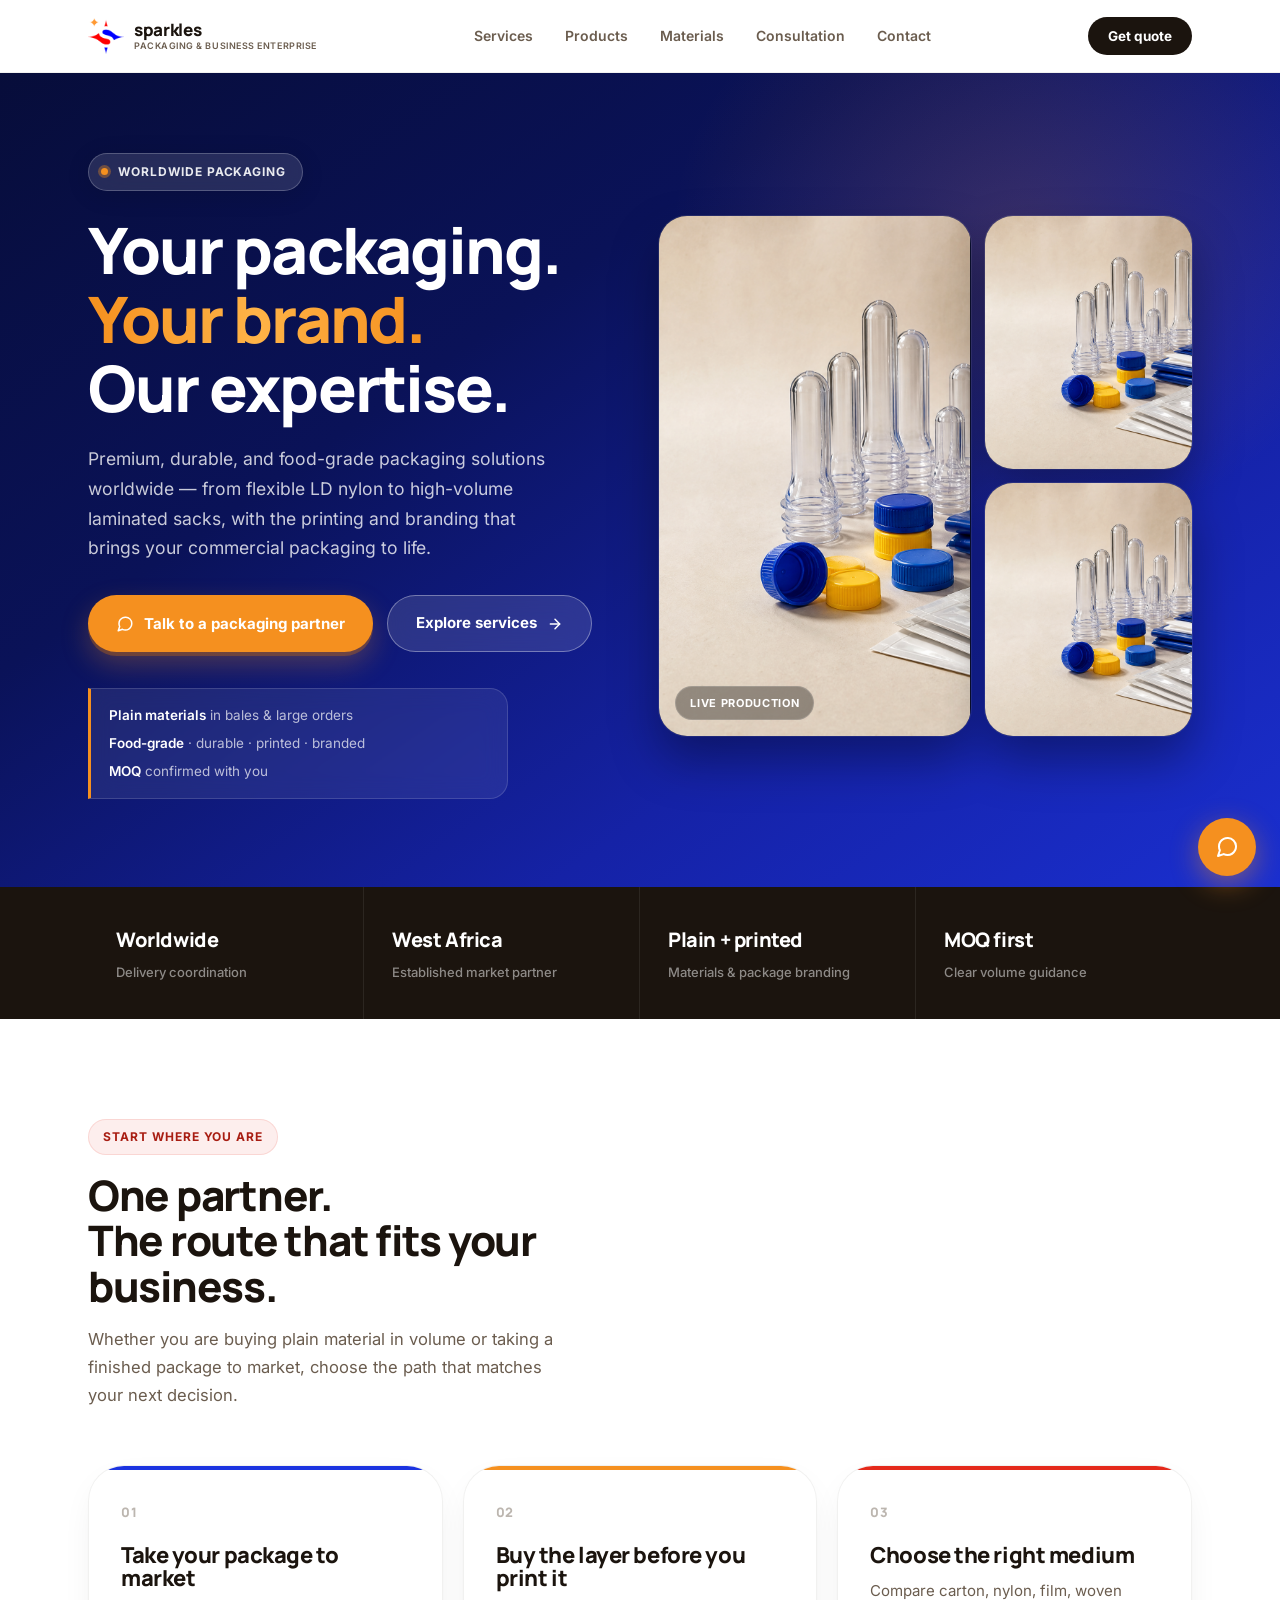
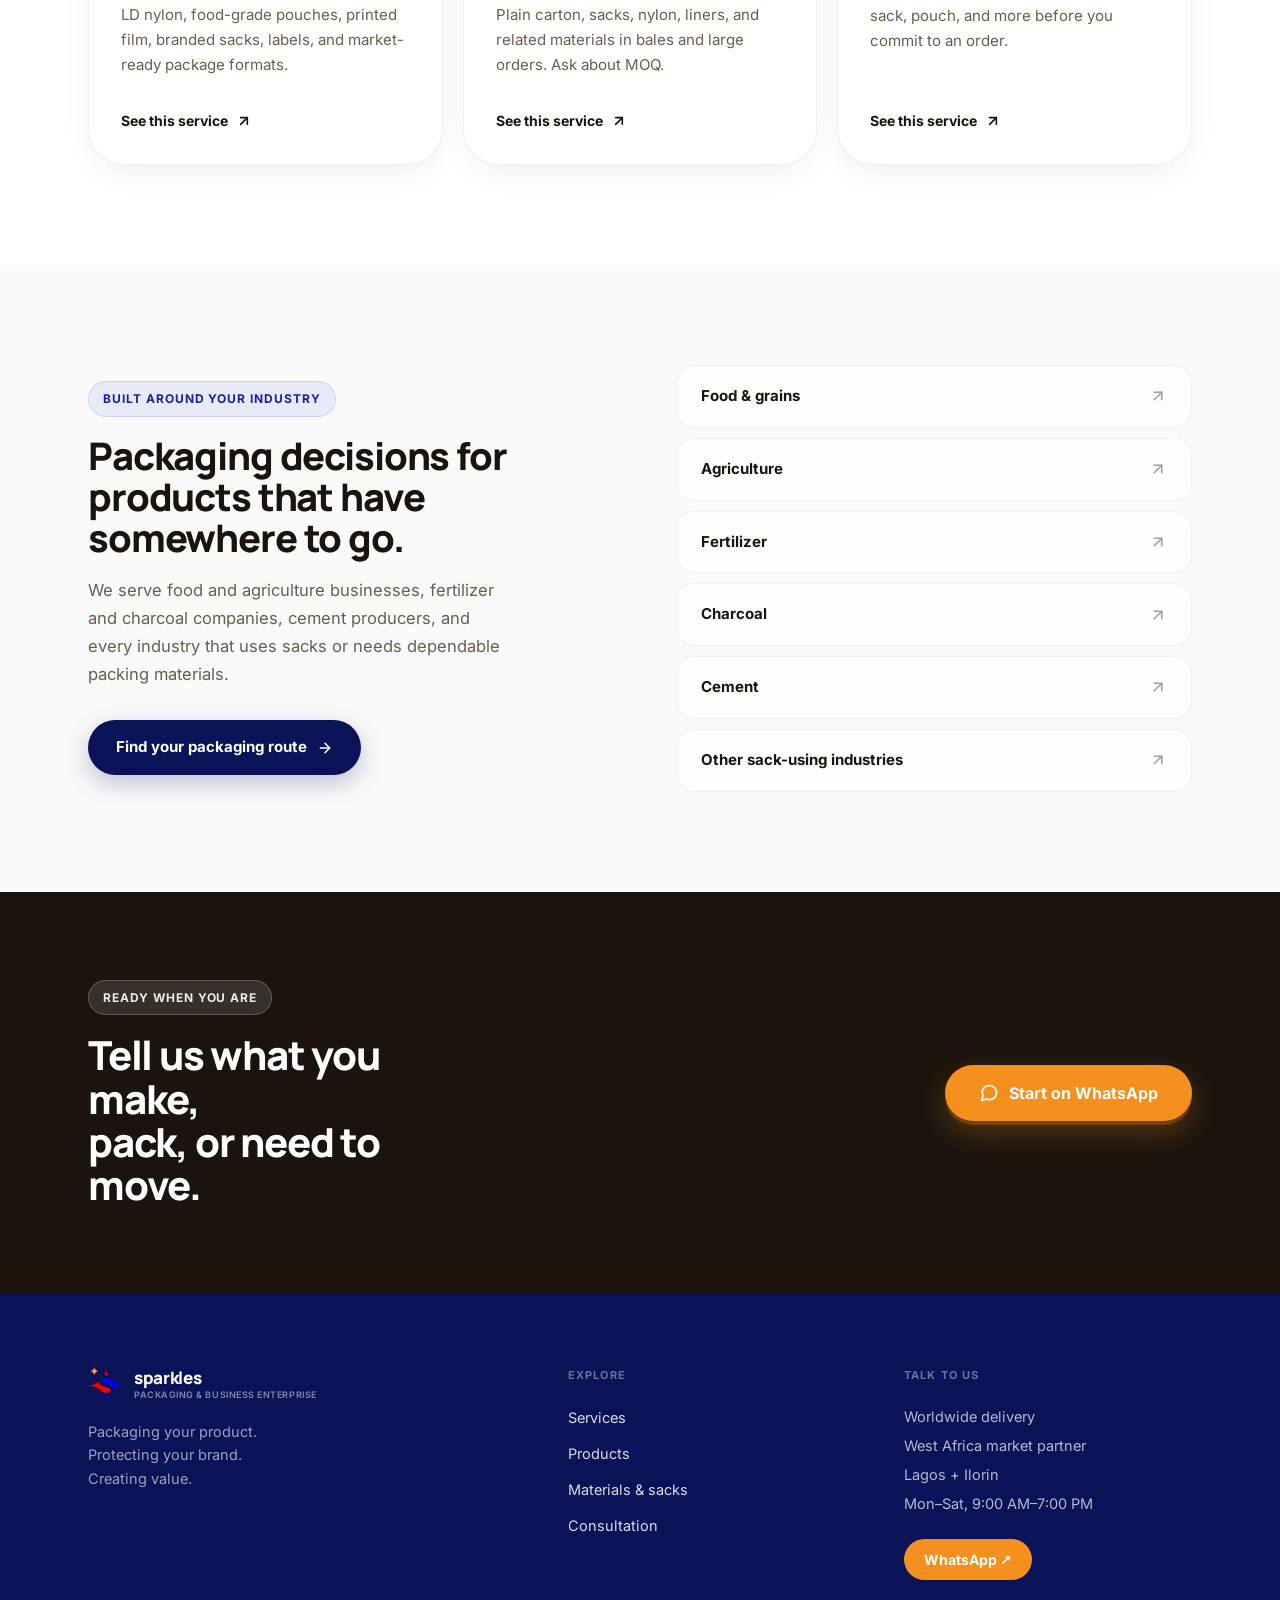
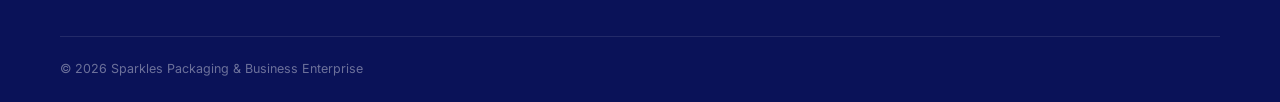
<file: index.html>
<!doctype html>
<html lang="en">
<head>
  <meta charset="UTF-8">
  <meta name="viewport" content="width=device-width, initial-scale=1.0">
  <meta name="theme-color" content="#0C1668">
  <meta name="description" content="Sparkles Packaging & Business Enterprise delivers premium, durable, and food-grade packaging solutions worldwide, from flexible LD nylon and pouches to heavy-duty laminated sacks, printing, and branding.">
  <link rel="icon" href="favicon.ico" sizes="any">
  <link rel="icon" type="image/png" sizes="16x16" href="favicon-16.png">
  <link rel="icon" type="image/png" sizes="32x32" href="favicon-32.png">
  <link rel="icon" type="image/png" sizes="192x192" href="favicon-192.png">
  <link rel="apple-touch-icon" sizes="180x180" href="apple-touch-icon.png">
  <link rel="stylesheet" href="assets/styles.css">
  <title>Sparkles Packaging — Your Packaging. Your Brand. Our Expertise.</title>
</head>
<body>
  <header class="site-header">
    <div class="container nav-inner">
      <a class="brand-lockup" href="index.html">
        <span class="brand-mark-wrap"><img src="assets/img/mark.png" alt="" class="brand-mark"></span>
        <span class="brand-type">
          <span class="brand-name">sparkles</span>
          <span class="brand-descriptor">Packaging &amp; Business Enterprise</span>
        </span>
      </a>

      <nav class="main-nav" aria-label="Primary navigation">
        <a class="nav-link" href="services.html">Services</a>
        <a class="nav-link" href="products.html">Products</a>
        <a class="nav-link" href="materials.html">Materials</a>
        <a class="nav-link" href="consultation.html">Consultation</a>
        <a class="nav-link" href="contact.html">Contact</a>
        <button class="nav-cta mobile-only" data-whatsapp="Hello Sparkles, I would like to start a packaging brief.">
          Start a brief
          <svg width="14" height="14" viewBox="0 0 24 24" fill="none" stroke="currentColor" stroke-width="2.5" stroke-linecap="round" stroke-linejoin="round"><line x1="7" y1="17" x2="17" y2="7"/><polyline points="7 7 17 7 17 17"/></svg>
        </button>
      </nav>

      <button class="nav-cta desktop-only" data-whatsapp="Hello Sparkles, I would like to start a packaging brief.">
        Start a packaging brief
        <svg width="14" height="14" viewBox="0 0 24 24" fill="none" stroke="currentColor" stroke-width="2.5" stroke-linecap="round" stroke-linejoin="round"><line x1="7" y1="17" x2="17" y2="7"/><polyline points="7 7 17 7 17 17"/></svg>
      </button>

      <button class="menu-toggle" aria-label="Open navigation" aria-expanded="false">
        <svg width="22" height="22" viewBox="0 0 24 24" fill="none" stroke="currentColor" stroke-width="2.2" stroke-linecap="round">
          <line x1="4" y1="7" x2="20" y2="7"/><line x1="4" y1="12" x2="20" y2="12"/><line x1="4" y1="17" x2="20" y2="17"/>
        </svg>
      </button>
    </div>
  </header>

  <main>
    <section class="hero">
      <div class="hero-glow"></div>
      <div class="container hero-grid">
        <div class="hero-content">
          <div class="eyebrow"><span class="eyebrow-dot"></span> Packaging partnership · Worldwide delivery</div>
          <h1>Your packaging.<br><span class="text-gradient">Your brand.</span><br>Our expertise.</h1>
          <p class="hero-lede">Premium, durable, and food-grade packaging solutions worldwide — from flexible LD nylon to high-volume laminated sacks, with the printing and branding that brings your commercial packaging to life.</p>
          <div class="hero-actions">
            <button class="btn btn-primary" data-whatsapp="Hello Sparkles, I would like to speak with a packaging partner about my product.">
              <svg width="18" height="18" viewBox="0 0 24 24" fill="none" stroke="currentColor" stroke-width="2" stroke-linecap="round" stroke-linejoin="round"><path d="M21 11.5a8.38 8.38 0 0 1-.9 3.8 8.5 8.5 0 0 1-7.6 4.7 8.38 8.38 0 0 1-3.8-.9L3 21l1.9-5.7a8.38 8.38 0 0 1-.9-3.8 8.5 8.5 0 0 1 4.7-7.6 8.38 8.38 0 0 1 3.8-.9h.5a8.48 8.48 0 0 1 8 8v.5z"/></svg>
              Talk to a packaging partner
            </button>
            <a class="btn btn-ghost" href="services.html">
              Explore services
              <svg width="16" height="16" viewBox="0 0 24 24" fill="none" stroke="currentColor" stroke-width="2.2" stroke-linecap="round" stroke-linejoin="round"><line x1="5" y1="12" x2="19" y2="12"/><polyline points="12 5 19 12 12 19"/></svg>
            </a>
          </div>
          <div class="hero-proof">
            <div class="proof-item"><strong>Plain materials</strong> in bales &amp; large orders</div>
            <div class="proof-item"><strong>Food-grade</strong> · durable · printed · branded</div>
            <div class="proof-item"><strong>MOQ</strong> confirmed with you</div>
          </div>
        </div>

        <div class="hero-visual">
          <div class="video-stage">
            <figure class="video-main">
              <video autoplay muted loop playsinline preload="metadata" poster="assets/img/hero-still-life.jpg" aria-label="Flexible film printing">
                <source src="assets/video/printing-line-01.mp4" type="video/mp4">
              </video>
              <div class="video-label">Live production</div>
            </figure>
            <div class="video-stack">
              <figure class="video-secondary">
                <video autoplay muted loop playsinline preload="metadata" poster="assets/img/hero-still-life.jpg" aria-label="Printed package production">
                  <source src="assets/video/printing-line-02.mp4" type="video/mp4">
                </video>
              </figure>
              <figure class="video-secondary">
                <video autoplay muted loop playsinline preload="metadata" poster="assets/img/hero-still-life.jpg" aria-label="Industrial sack production">
                  <source src="assets/video/industrial-sacks.mp4" type="video/mp4">
                </video>
              </figure>
            </div>
          </div>
        </div>
      </div>
    </section>

    <section class="metrics">
      <div class="container metrics-grid">
        <div class="metric"><span class="metric-value">Worldwide</span><span class="metric-label">Delivery coordination</span></div>
        <div class="metric"><span class="metric-value">West Africa</span><span class="metric-label">Established market partner</span></div>
        <div class="metric"><span class="metric-value">Plain + printed</span><span class="metric-label">Materials &amp; package branding</span></div>
        <div class="metric"><span class="metric-value">MOQ first</span><span class="metric-label">Clear volume guidance</span></div>
      </div>
    </section>

    <section class="section pathways">
      <div class="container">
        <div class="section-intro">
          <span class="section-tag">Start where you are</span>
          <h2>One partner.<br>The route that fits your business.</h2>
          <p>Whether you are buying plain material in volume or taking a finished package to market, choose the path that matches your next decision.</p>
        </div>

        <div class="route-grid">
          <a class="route-card" href="services.html">
            <div class="route-number">01</div>
            <div class="route-body">
              <h3>Take your package to market</h3>
              <p>LD nylon, food-grade pouches, printed film, branded sacks, labels, and market-ready package formats.</p>
            </div>
            <span class="route-cta">See this service <svg width="16" height="16" viewBox="0 0 24 24" fill="none" stroke="currentColor" stroke-width="2.4" stroke-linecap="round" stroke-linejoin="round"><line x1="7" y1="17" x2="17" y2="7"/><polyline points="7 7 17 7 17 17"/></svg></span>
          </a>
          <a class="route-card route-warm" href="materials.html">
            <div class="route-number">02</div>
            <div class="route-body">
              <h3>Buy the layer before you print it</h3>
              <p>Plain carton, sacks, nylon, liners, and related materials in bales and large orders. Ask about MOQ.</p>
            </div>
            <span class="route-cta">See this service <svg width="16" height="16" viewBox="0 0 24 24" fill="none" stroke="currentColor" stroke-width="2.4" stroke-linecap="round" stroke-linejoin="round"><line x1="7" y1="17" x2="17" y2="7"/><polyline points="7 7 17 7 17 17"/></svg></span>
          </a>
          <a class="route-card route-accent" href="consultation.html">
            <div class="route-number">03</div>
            <div class="route-body">
              <h3>Choose the right medium</h3>
              <p>Compare carton, nylon, film, woven sack, pouch, and more before you commit to an order.</p>
            </div>
            <span class="route-cta">See this service <svg width="16" height="16" viewBox="0 0 24 24" fill="none" stroke="currentColor" stroke-width="2.4" stroke-linecap="round" stroke-linejoin="round"><line x1="7" y1="17" x2="17" y2="7"/><polyline points="7 7 17 7 17 17"/></svg></span>
          </a>
        </div>
      </div>
    </section>

    <section class="section industries">
      <div class="container industries-layout">
        <div class="industries-copy">
          <span class="section-tag tag-blue">Built around your industry</span>
          <h2>Packaging decisions for products that have somewhere to go.</h2>
          <p class="lead">We serve food and agriculture businesses, fertilizer and charcoal companies, cement producers, and every industry that uses sacks or needs dependable packing materials.</p>
          <a class="btn btn-dark" href="consultation.html">
            Find your packaging route
            <svg width="16" height="16" viewBox="0 0 24 24" fill="none" stroke="currentColor" stroke-width="2.2" stroke-linecap="round" stroke-linejoin="round"><line x1="5" y1="12" x2="19" y2="12"/><polyline points="12 5 19 12 12 19"/></svg>
          </a>
        </div>
        <div class="industry-list">
          <a href="services.html" class="industry-item"><span>Food &amp; grains</span><svg width="18" height="18" viewBox="0 0 24 24" fill="none" stroke="currentColor" stroke-width="2.2" stroke-linecap="round" stroke-linejoin="round"><line x1="7" y1="17" x2="17" y2="7"/><polyline points="7 7 17 7 17 17"/></svg></a>
          <a href="services.html" class="industry-item"><span>Agriculture</span><svg width="18" height="18" viewBox="0 0 24 24" fill="none" stroke="currentColor" stroke-width="2.2" stroke-linecap="round" stroke-linejoin="round"><line x1="7" y1="17" x2="17" y2="7"/><polyline points="7 7 17 7 17 17"/></svg></a>
          <a href="services.html" class="industry-item"><span>Fertilizer</span><svg width="18" height="18" viewBox="0 0 24 24" fill="none" stroke="currentColor" stroke-width="2.2" stroke-linecap="round" stroke-linejoin="round"><line x1="7" y1="17" x2="17" y2="7"/><polyline points="7 7 17 7 17 17"/></svg></a>
          <a href="services.html" class="industry-item"><span>Charcoal</span><svg width="18" height="18" viewBox="0 0 24 24" fill="none" stroke="currentColor" stroke-width="2.2" stroke-linecap="round" stroke-linejoin="round"><line x1="7" y1="17" x2="17" y2="7"/><polyline points="7 7 17 7 17 17"/></svg></a>
          <a href="services.html" class="industry-item"><span>Cement</span><svg width="18" height="18" viewBox="0 0 24 24" fill="none" stroke="currentColor" stroke-width="2.2" stroke-linecap="round" stroke-linejoin="round"><line x1="7" y1="17" x2="17" y2="7"/><polyline points="7 7 17 7 17 17"/></svg></a>
          <a href="services.html" class="industry-item"><span>Other sack-using industries</span><svg width="18" height="18" viewBox="0 0 24 24" fill="none" stroke="currentColor" stroke-width="2.2" stroke-linecap="round" stroke-linejoin="round"><line x1="7" y1="17" x2="17" y2="7"/><polyline points="7 7 17 7 17 17"/></svg></a>
        </div>
      </div>
    </section>

    <section class="final-cta">
      <div class="container final-inner">
        <div class="final-copy">
          <span class="section-tag tag-light">Ready when you are</span>
          <h2>Tell us what you make,<br>pack, or need to move.</h2>
        </div>
        <button class="btn btn-primary btn-lg" data-whatsapp="Hello Sparkles, I would like to start a packaging conversation.">
          <svg width="20" height="20" viewBox="0 0 24 24" fill="none" stroke="currentColor" stroke-width="2" stroke-linecap="round" stroke-linejoin="round"><path d="M21 11.5a8.38 8.38 0 0 1-.9 3.8 8.5 8.5 0 0 1-7.6 4.7 8.38 8.38 0 0 1-3.8-.9L3 21l1.9-5.7a8.38 8.38 0 0 1-.9-3.8 8.5 8.5 0 0 1 4.7-7.6 8.38 8.38 0 0 1 3.8-.9h.5a8.48 8.48 0 0 1 8 8v.5z"/></svg>
          Start on WhatsApp
        </button>
      </div>
    </section>
  </main>

  <footer class="site-footer">
    <div class="container footer-top">
      <div class="footer-brand-col">
        <a class="brand-lockup footer-brand" href="index.html">
          <span class="brand-mark-wrap"><img src="assets/img/mark.png" alt="" class="brand-mark"></span>
          <span class="brand-type">
            <span class="brand-name">sparkles</span>
            <span class="brand-descriptor">Packaging &amp; Business Enterprise</span>
          </span>
        </a>
        <p class="footer-tagline">Packaging your product.<br>Protecting your brand.<br>Creating value.</p>
      </div>
      <div class="footer-links">
        <p class="footer-label">Explore</p>
        <a href="services.html">Services</a>
        <a href="products.html">Products</a>
        <a href="materials.html">Materials &amp; sacks</a>
        <a href="consultation.html">Consultation</a>
      </div>
      <div class="footer-contact">
        <p class="footer-label">Talk to us</p>
        <span>Worldwide delivery</span>
        <span>West Africa market partner</span>
        <span>Lagos + Ilorin</span>
        <span>Mon–Sat, 9:00 AM–7:00 PM</span>
        <button class="footer-wa" data-whatsapp="Hello Sparkles, I would like to speak with your packaging team.">WhatsApp ↗</button>
      </div>
    </div>
    <div class="container footer-bottom">
      <span>&copy; 2026 Sparkles Packaging &amp; Business Enterprise</span>
      <span>Packaging partnership for industry</span>
    </div>
  </footer>

  <button class="floating-whatsapp" data-whatsapp="Hello Sparkles, I would like to speak with the packaging team." aria-label="Chat with Sparkles on WhatsApp">
    <svg width="24" height="24" viewBox="0 0 24 24" fill="none" stroke="currentColor" stroke-width="2" stroke-linecap="round" stroke-linejoin="round"><path d="M21 11.5a8.38 8.38 0 0 1-.9 3.8 8.5 8.5 0 0 1-7.6 4.7 8.38 8.38 0 0 1-3.8-.9L3 21l1.9-5.7a8.38 8.38 0 0 1-.9-3.8 8.5 8.5 0 0 1 4.7-7.6 8.38 8.38 0 0 1 3.8-.9h.5a8.48 8.48 0 0 1 8 8v.5z"/></svg>
  </button>

  <script src="assets/script.js" defer></script>
</body>
</html>
</file>
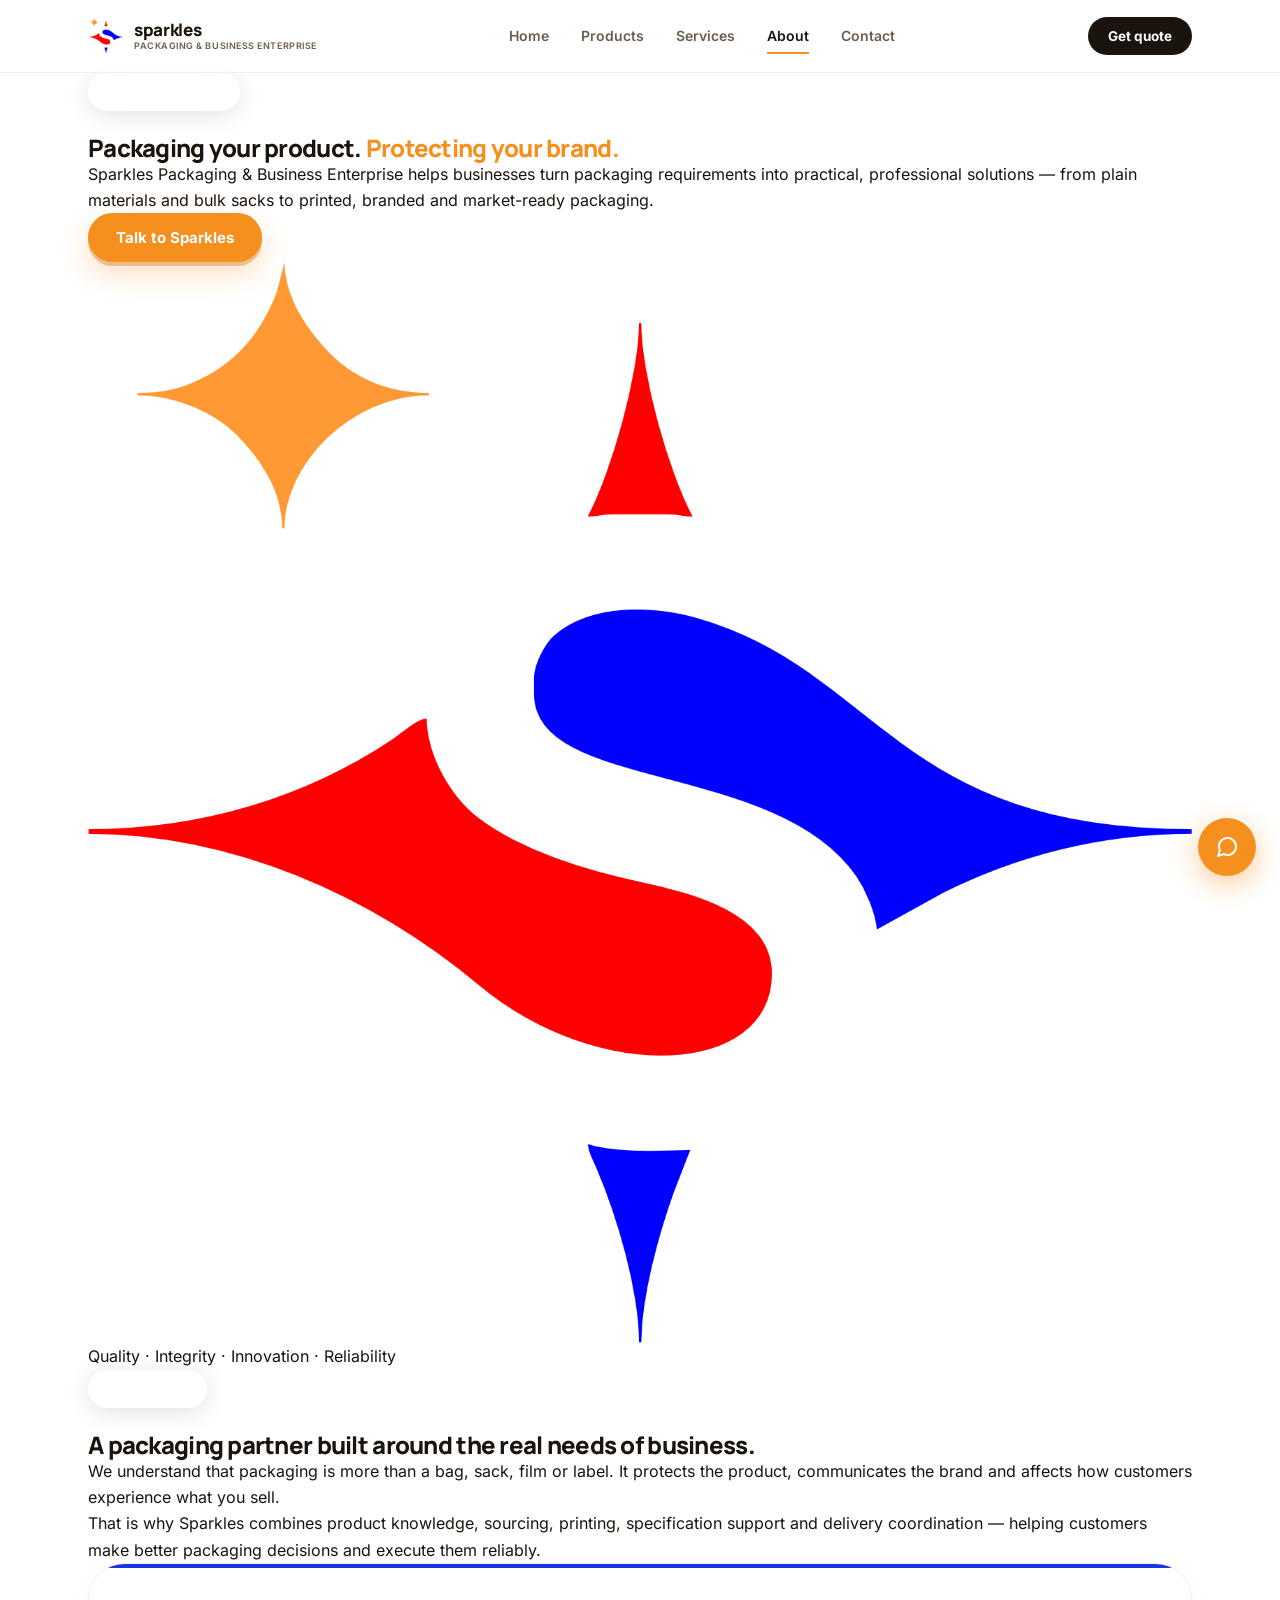
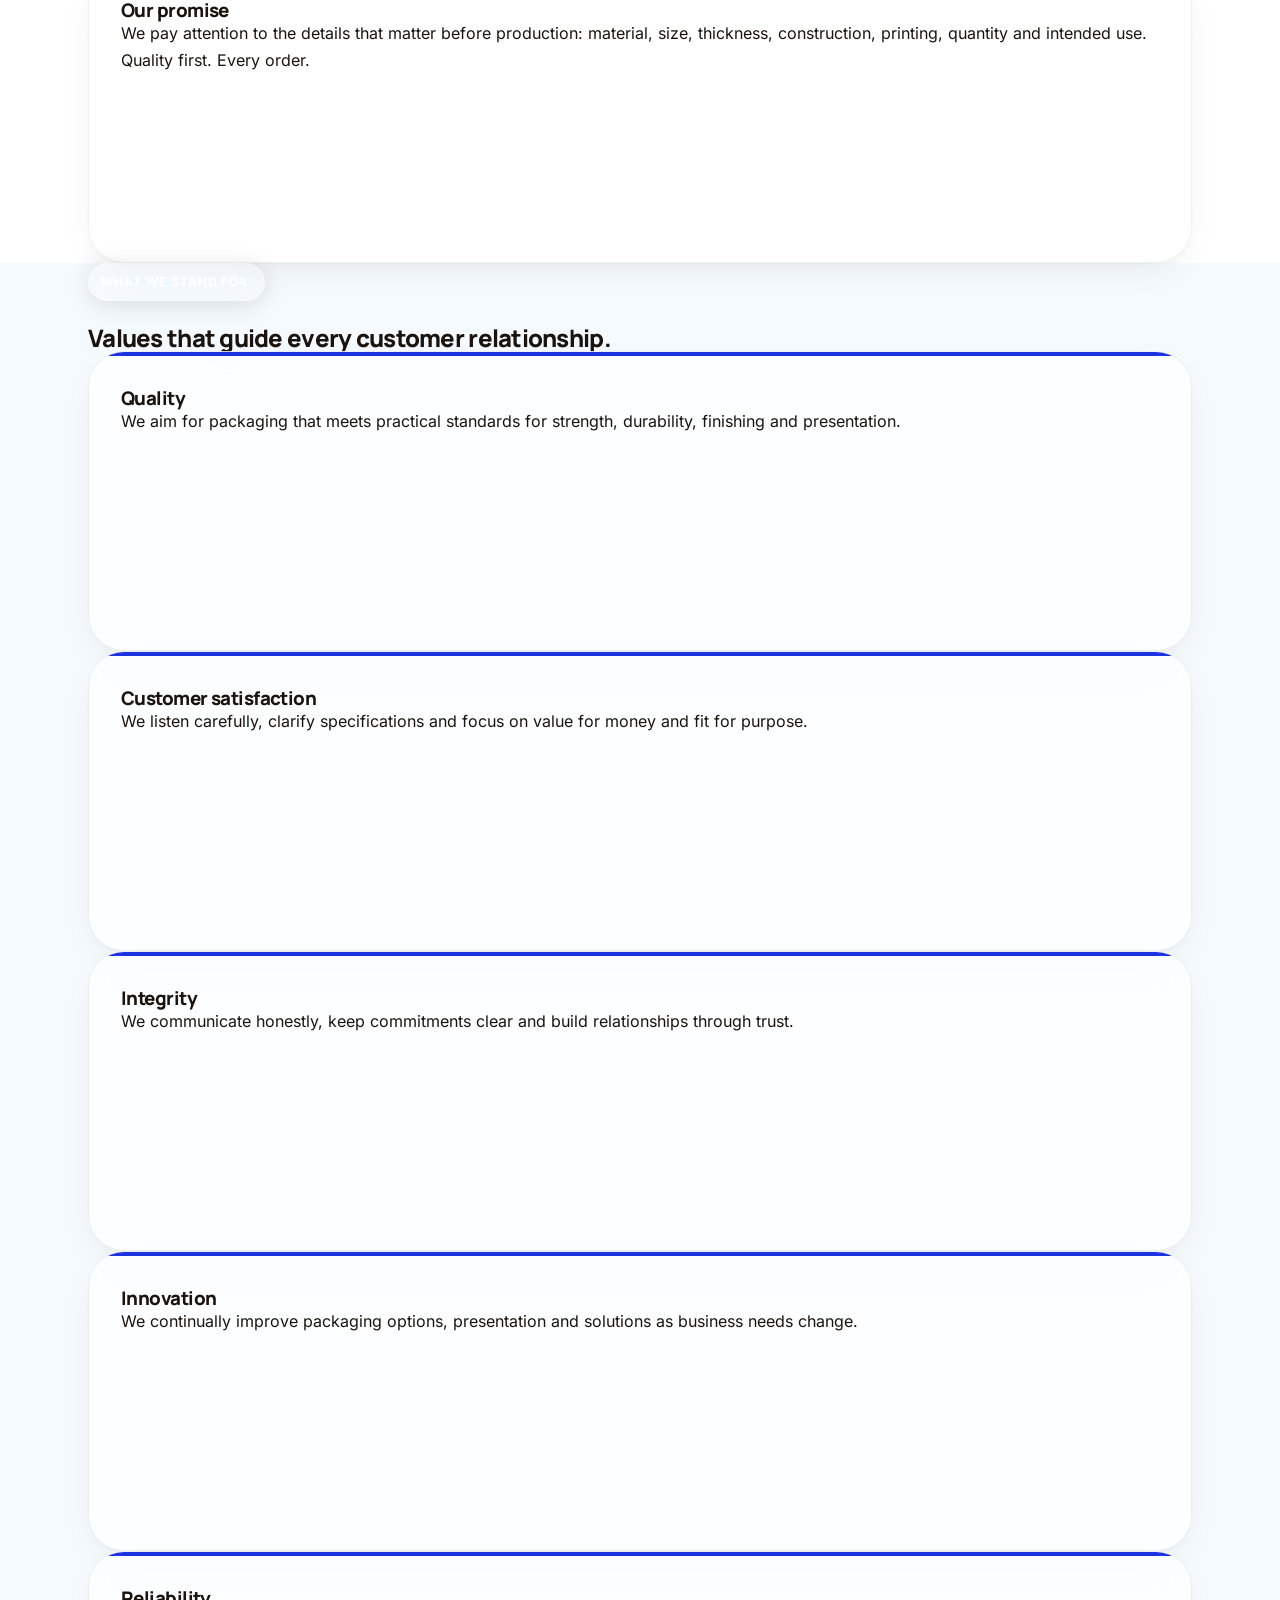
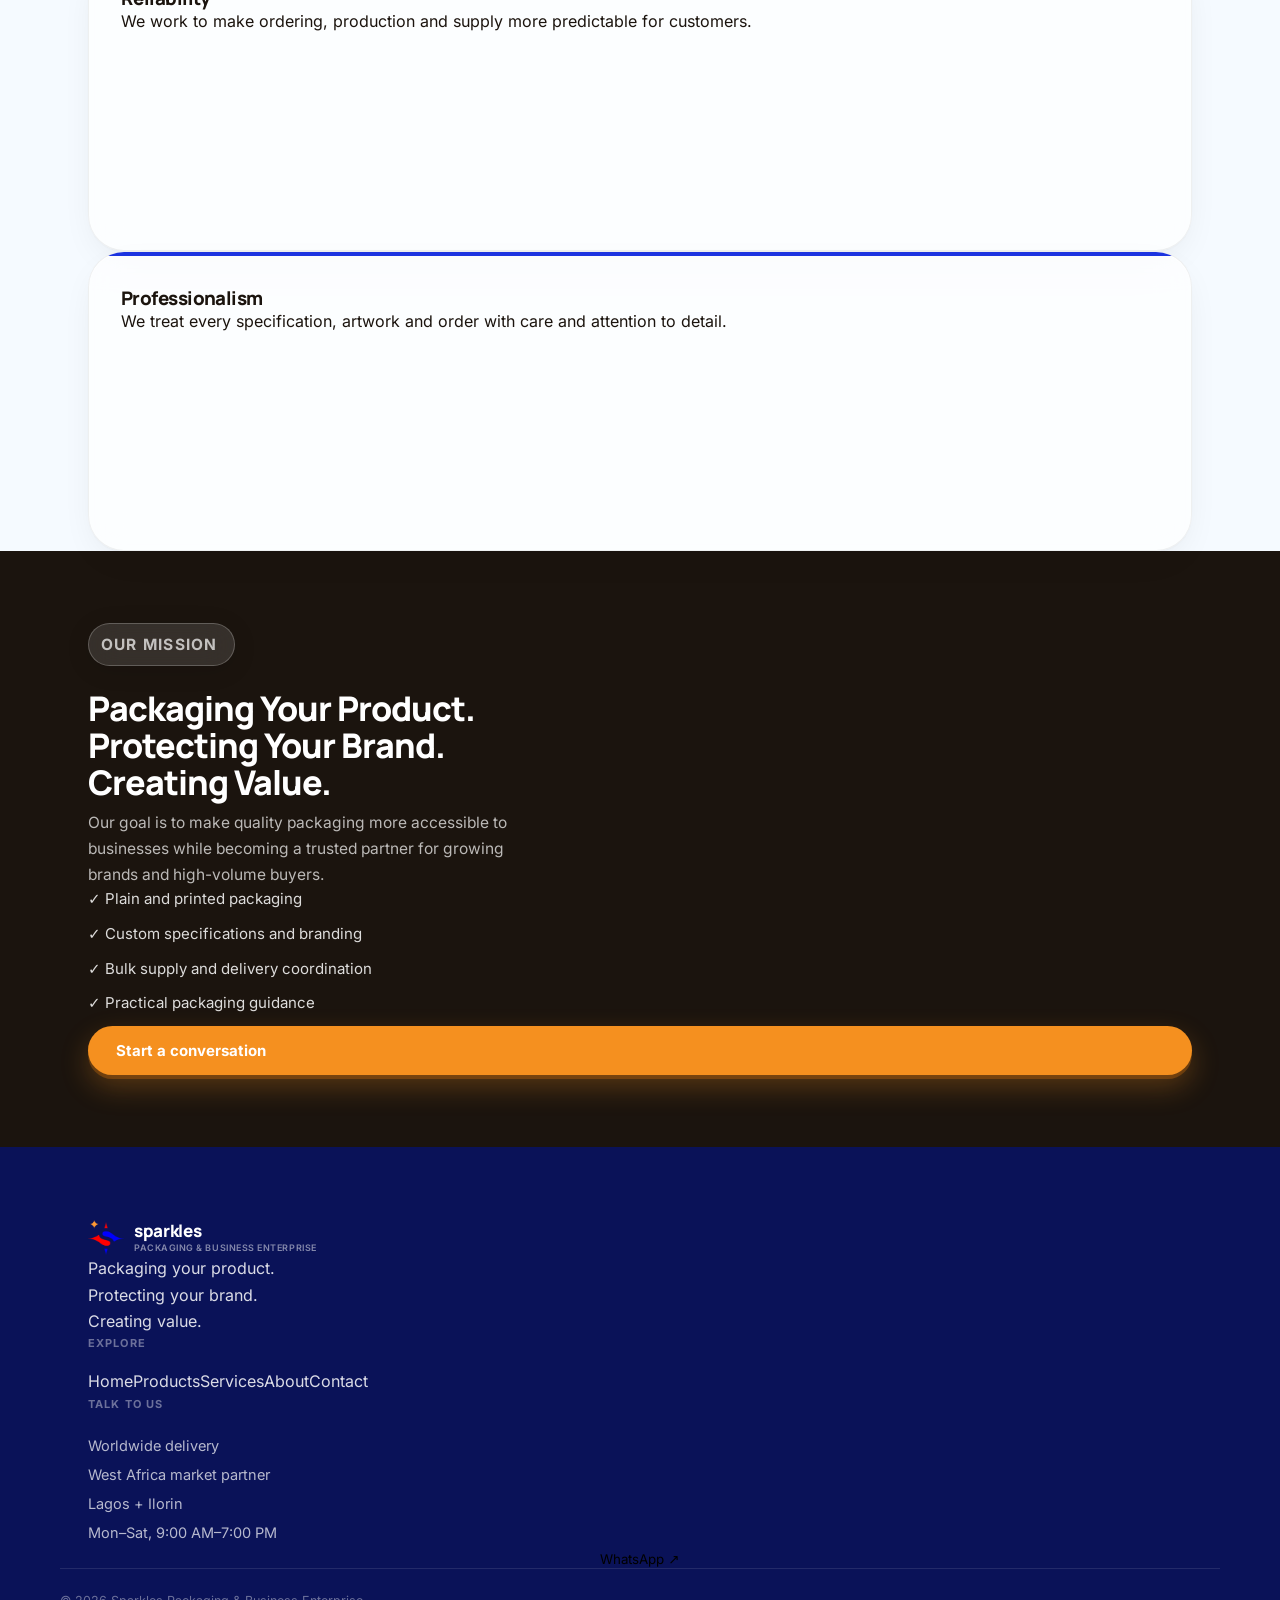
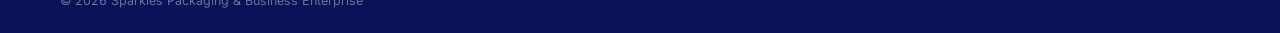
<file: about.html>
<!doctype html>
<html lang="en">
<head>
<meta charset="utf-8"><meta name="viewport" content="width=device-width,initial-scale=1"><meta name="theme-color" content="#102A72">
<meta name="description" content="Learn about Sparkles Packaging & Business Enterprise, a packaging partner helping businesses choose, source, print and deliver quality packaging solutions.">
<link rel="icon" href="favicon.ico"><link rel="stylesheet" href="assets/styles.css"><title>About Sparkles Packaging</title>
</head>
<body>
<header class="site-header"><div class="container nav-inner">
<a class="brand-lockup" href="index.html"><span class="brand-mark-wrap"><img src="assets/img/mark.png" alt="" class="brand-mark"></span><span class="brand-type"><span class="brand-name">sparkles</span><span class="brand-descriptor">Packaging &amp; Business Enterprise</span></span></a>
<nav class="main-nav" aria-label="Primary navigation"><a class="nav-link" href="index.html">Home</a><a class="nav-link" href="products.html">Products</a><a class="nav-link" href="services.html">Services</a><a class="nav-link" href="about.html">About</a><a class="nav-link" href="contact.html">Contact</a><button class="nav-cta mobile-only" data-whatsapp="Hello Sparkles, I would like to request a packaging quote.">Get a quote</button></nav>
<button class="nav-cta desktop-only" data-whatsapp="Hello Sparkles, I would like to request a packaging quote.">Get a packaging quote</button><button class="menu-toggle" aria-label="Open navigation" aria-expanded="false"><svg width="22" height="22" viewBox="0 0 24 24" fill="none" stroke="currentColor" stroke-width="2.2"><line x1="4" y1="7" x2="20" y2="7"/><line x1="4" y1="12" x2="20" y2="12"/><line x1="4" y1="17" x2="20" y2="17"/></svg></button>
</div></header>
<main>
<section class="inner-hero"><div class="container inner-hero-grid"><div><p class="eyebrow eyebrow-light">About Sparkles</p><h1>Packaging your product. <span style="color:#F5901F">Protecting your brand.</span></h1><p class="inner-hero-intro">Sparkles Packaging &amp; Business Enterprise helps businesses turn packaging requirements into practical, professional solutions — from plain materials and bulk sacks to printed, branded and market-ready packaging.</p><button class="button button-primary" data-whatsapp="Hello Sparkles, I would like to speak with your packaging team.">Talk to Sparkles</button></div><div class="inner-hero-mark"><img src="assets/img/mark.png" alt="Sparkles packaging mark"><span>Quality · Integrity · Innovation · Reliability</span></div></div><svg class="wave-divider" viewBox="0 0 1440 80" preserveAspectRatio="none" aria-hidden="true"><path d="M0,32 C240,80 480,0 720,24 C960,48 1200,8 1440,40 L1440,80 L0,80 Z"></path></svg></section>
<section class="section-pad"><div class="container home-industry-grid"><div><p class="eyebrow eyebrow-blue">Who we are</p><h2>A packaging partner built around the real needs of business.</h2><p class="large-copy">We understand that packaging is more than a bag, sack, film or label. It protects the product, communicates the brand and affects how customers experience what you sell.</p><p class="large-copy">That is why Sparkles combines product knowledge, sourcing, printing, specification support and delivery coordination — helping customers make better packaging decisions and execute them reliably.</p></div><div class="route-card"><h3>Our promise</h3><p>We pay attention to the details that matter before production: material, size, thickness, construction, printing, quantity and intended use.</p><span class="route-card-link">Quality first. Every order.</span></div></div></section>
<section class="section-pad" style="background:#F5FAFF"><div class="container"><div class="section-heading-row"><div><p class="eyebrow">What we stand for</p><h2>Values that guide every customer relationship.</h2></div></div><div class="pathways-grid"><article class="route-card"><h3>Quality</h3><p>We aim for packaging that meets practical standards for strength, durability, finishing and presentation.</p></article><article class="route-card"><h3>Customer satisfaction</h3><p>We listen carefully, clarify specifications and focus on value for money and fit for purpose.</p></article><article class="route-card"><h3>Integrity</h3><p>We communicate honestly, keep commitments clear and build relationships through trust.</p></article><article class="route-card"><h3>Innovation</h3><p>We continually improve packaging options, presentation and solutions as business needs change.</p></article><article class="route-card"><h3>Reliability</h3><p>We work to make ordering, production and supply more predictable for customers.</p></article><article class="route-card"><h3>Professionalism</h3><p>We treat every specification, artwork and order with care and attention to detail.</p></article></div></div></section>
<section class="dark-band section-pad"><div class="container dark-band-grid"><div><p class="eyebrow eyebrow-light">Our mission</p><h2>Packaging Your Product. Protecting Your Brand. Creating Value.</h2><p>Our goal is to make quality packaging more accessible to businesses while becoming a trusted partner for growing brands and high-volume buyers.</p></div><div class="dark-band-list"><p>✓ Plain and printed packaging</p><p>✓ Custom specifications and branding</p><p>✓ Bulk supply and delivery coordination</p><p>✓ Practical packaging guidance</p><button class="button button-primary" data-whatsapp="Hello Sparkles, I would like help with packaging for my business.">Start a conversation</button></div></div></section>
</main>
<footer class="site-footer"><div class="container footer-grid"><div><a class="brand-lockup footer-brand" href="index.html"><span class="brand-mark-wrap"><img src="assets/img/mark.png" alt="" class="brand-mark"></span><span class="brand-type"><span class="brand-name">sparkles</span><span class="brand-descriptor">Packaging &amp; Business Enterprise</span></span></a><p>Packaging your product.<br>Protecting your brand.<br>Creating value.</p></div><div><p class="footer-label">Explore</p><a href="index.html">Home</a><a href="products.html">Products</a><a href="services.html">Services</a><a href="about.html">About</a><a href="contact.html">Contact</a></div><div class="footer-contact"><p class="footer-label">Talk to us</p><span>Worldwide delivery</span><span>West Africa market partner</span><span>Lagos + Ilorin</span><span>Mon–Sat, 9:00 AM–7:00 PM</span><button data-whatsapp="Hello Sparkles, I would like to speak with your packaging team.">WhatsApp ↗</button></div></div><div class="container footer-bottom"><span>© 2026 Sparkles Packaging &amp; Business Enterprise</span><span>Packaging partnership for industry</span></div></footer>
<button class="floating-whatsapp" data-whatsapp="Hello Sparkles, I would like to request a packaging quote." aria-label="Chat with Sparkles on WhatsApp"><svg width="24" height="24" viewBox="0 0 24 24" fill="none" stroke="currentColor" stroke-width="2" stroke-linecap="round" stroke-linejoin="round"><path d="M21 11.5a8.38 8.38 0 0 1-.9 3.8 8.5 8.5 0 0 1-7.6 4.7 8.38 8.38 0 0 1-3.8-.9L3 21l1.9-5.7a8.38 8.38 0 0 1-.9-3.8 8.5 8.5 0 0 1 4.7-7.6 8.38 8.38 0 0 1 3.8-.9h.5a8.48 8.48 0 0 1 8 8v.5z"/></svg></button><script src="assets/script.js" defer></script>
</body></html>
</file>
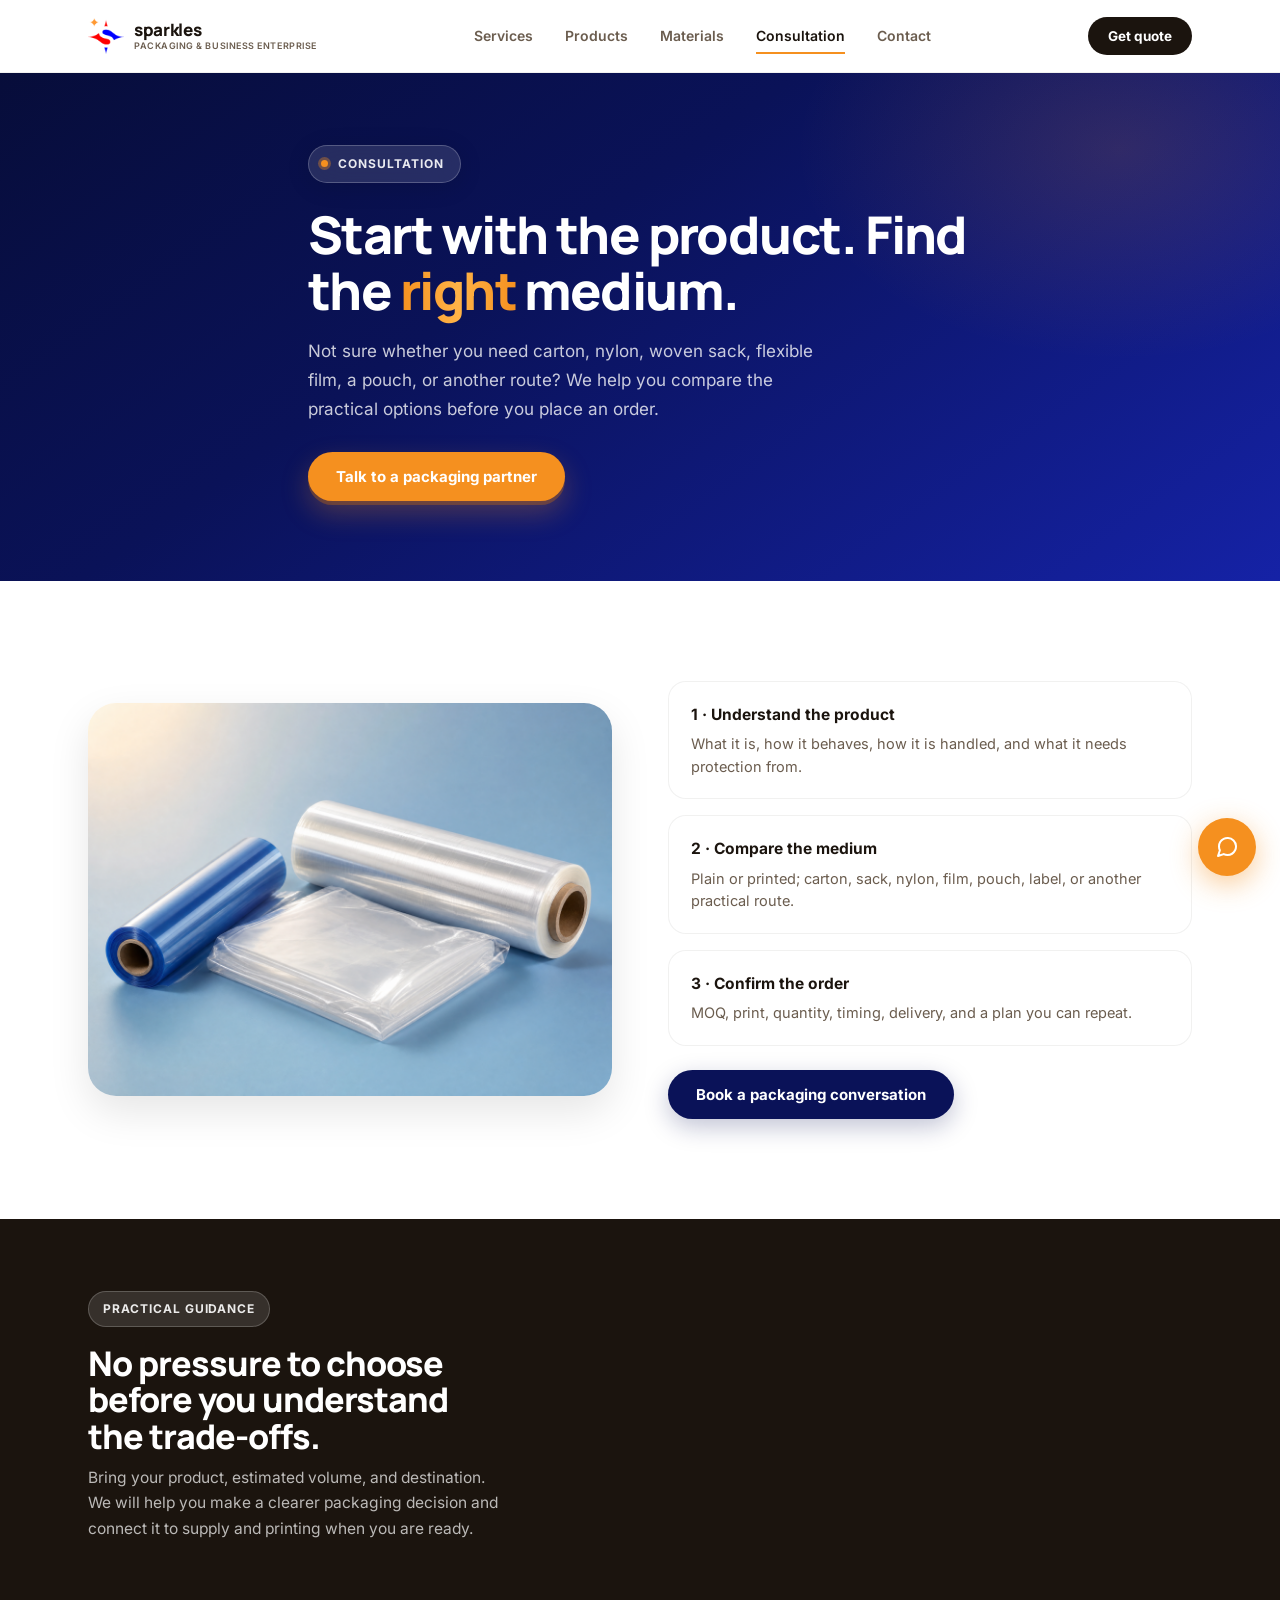
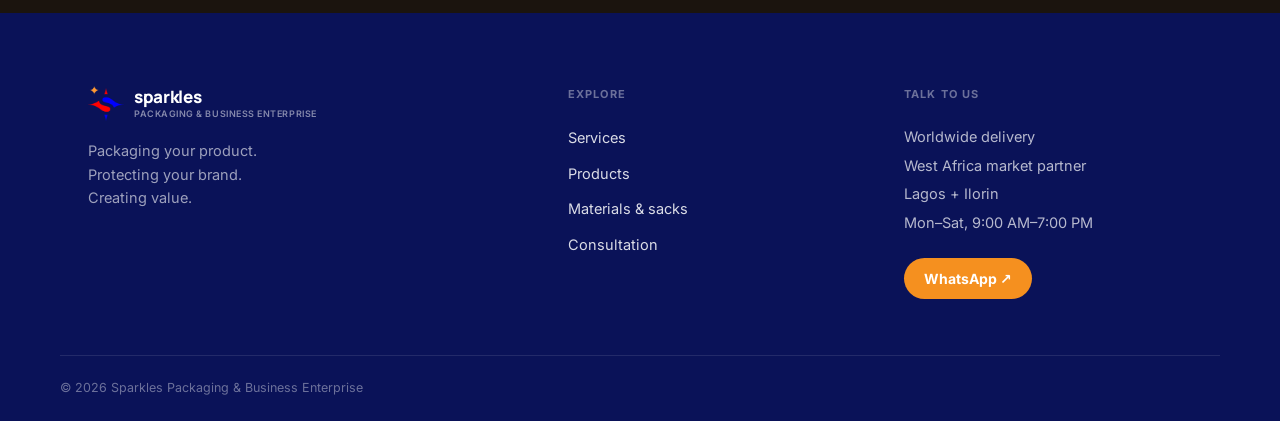
<file: consultation.html>
<!doctype html>
<html lang="en">
<head>
  <meta charset="UTF-8">
  <meta name="viewport" content="width=device-width, initial-scale=1.0">
  <meta name="theme-color" content="#0C1668">
  <meta name="description" content="Compare carton, nylon, woven sack, film, and pouch options with the Sparkles Packaging team.">
  <link rel="icon" href="favicon.ico" sizes="any">
  <link rel="icon" type="image/png" sizes="32x32" href="favicon-32.png">
  <link rel="apple-touch-icon" sizes="180x180" href="apple-touch-icon.png">
  <link rel="stylesheet" href="assets/styles.css">
  <title>Consultation — Sparkles Packaging</title>
</head>
<body>
  <header class="site-header">
    <div class="container nav-inner">
      <a class="brand-lockup" href="index.html">
        <span class="brand-mark-wrap"><img src="assets/img/mark.png" alt="" class="brand-mark"></span>
        <span class="brand-type">
          <span class="brand-name">sparkles</span>
          <span class="brand-descriptor">Packaging &amp; Business Enterprise</span>
        </span>
      </a>
      <nav class="main-nav" aria-label="Primary navigation">
        <a class="nav-link" href="services.html">Services</a>
        <a class="nav-link" href="products.html">Products</a>
        <a class="nav-link" href="materials.html">Materials</a>
        <a class="nav-link is-active" href="consultation.html">Consultation</a>
        <a class="nav-link" href="contact.html">Contact</a>
        <button class="nav-cta mobile-only" data-whatsapp="Hello Sparkles, I would like to start a packaging brief.">Start a brief</button>
      </nav>
      <button class="nav-cta desktop-only" data-whatsapp="Hello Sparkles, I would like to start a packaging brief.">Start a packaging brief</button>
      <button class="menu-toggle" aria-label="Open navigation" aria-expanded="false">
        <svg width="22" height="22" viewBox="0 0 24 24" fill="none" stroke="currentColor" stroke-width="2.2" stroke-linecap="round"><line x1="4" y1="7" x2="20" y2="7"/><line x1="4" y1="12" x2="20" y2="12"/><line x1="4" y1="17" x2="20" y2="17"/></svg>
      </button>
    </div>
  </header>
  <main>
    <section class="page-hero">
      <div class="page-hero-glow"></div>
      <div class="container page-hero-inner">
        <div class="eyebrow"><span class="eyebrow-dot"></span> Consultation</div>
        <h1>Start with the product. Find the <span class="text-gradient">right</span> medium.</h1>
        <p class="page-hero-lede">Not sure whether you need carton, nylon, woven sack, flexible film, a pouch, or another route? We help you compare the practical options before you place an order.</p>
        <div class="page-hero-actions">
          <button class="btn btn-primary" data-whatsapp="Hello Sparkles, I would like a packaging consultation.">Talk to a packaging partner</button>
        </div>
      </div>
    </section>
    <section class="section">
      <div class="container split">
        <div class="split-media"><img src="assets/img/films-nylon.jpg" alt="Packaging materials for consultation"></div>
        <div>
          <div class="steps">
            <div class="step"><strong>1 · Understand the product</strong><p>What it is, how it behaves, how it is handled, and what it needs protection from.</p></div>
            <div class="step"><strong>2 · Compare the medium</strong><p>Plain or printed; carton, sack, nylon, film, pouch, label, or another practical route.</p></div>
            <div class="step"><strong>3 · Confirm the order</strong><p>MOQ, print, quantity, timing, delivery, and a plan you can repeat.</p></div>
          </div>
          <button class="btn btn-dark" style="margin-top:24px" data-whatsapp="Hello Sparkles, I would like a consultation to choose the right packaging medium for my product.">Book a packaging conversation</button>
        </div>
      </div>
    </section>
    <section class="dark-band">
      <div class="container dark-band-inner">
        <div>
          <span class="section-tag tag-light">Practical guidance</span>
          <h2>No pressure to choose before you understand the trade-offs.</h2>
          <p>Bring your product, estimated volume, and destination. We will help you make a clearer packaging decision and connect it to supply and printing when you are ready.</p>
        </div>
      </div>
    </section>
  </main>
  <footer class="site-footer">
    <div class="container footer-top">
      <div class="footer-brand-col">
        <a class="brand-lockup footer-brand" href="index.html">
          <span class="brand-mark-wrap"><img src="assets/img/mark.png" alt="" class="brand-mark"></span>
          <span class="brand-type">
            <span class="brand-name">sparkles</span>
            <span class="brand-descriptor">Packaging &amp; Business Enterprise</span>
          </span>
        </a>
        <p class="footer-tagline">Packaging your product.<br>Protecting your brand.<br>Creating value.</p>
      </div>
      <div class="footer-links">
        <p class="footer-label">Explore</p>
        <a href="services.html">Services</a>
        <a href="products.html">Products</a>
        <a href="materials.html">Materials &amp; sacks</a>
        <a href="consultation.html">Consultation</a>
      </div>
      <div class="footer-contact">
        <p class="footer-label">Talk to us</p>
        <span>Worldwide delivery</span>
        <span>West Africa market partner</span>
        <span>Lagos + Ilorin</span>
        <span>Mon–Sat, 9:00 AM–7:00 PM</span>
        <button class="footer-wa" data-whatsapp="Hello Sparkles, I would like to speak with your packaging team.">WhatsApp ↗</button>
      </div>
    </div>
    <div class="container footer-bottom">
      <span>&copy; 2026 Sparkles Packaging &amp; Business Enterprise</span>
      <span>Packaging partnership for industry</span>
    </div>
  </footer>
  <button class="floating-whatsapp" data-whatsapp="Hello Sparkles, I would like to speak with the packaging team." aria-label="Chat with Sparkles on WhatsApp">
    <svg width="24" height="24" viewBox="0 0 24 24" fill="none" stroke="currentColor" stroke-width="2" stroke-linecap="round" stroke-linejoin="round"><path d="M21 11.5a8.38 8.38 0 0 1-.9 3.8 8.5 8.5 0 0 1-7.6 4.7 8.38 8.38 0 0 1-3.8-.9L3 21l1.9-5.7a8.38 8.38 0 0 1-.9-3.8 8.5 8.5 0 0 1 4.7-7.6 8.38 8.38 0 0 1 3.8-.9h.5a8.48 8.48 0 0 1 8 8v.5z"/></svg>
  </button>
  <script src="assets/script.js" defer></script>
</body>
</html>
</file>
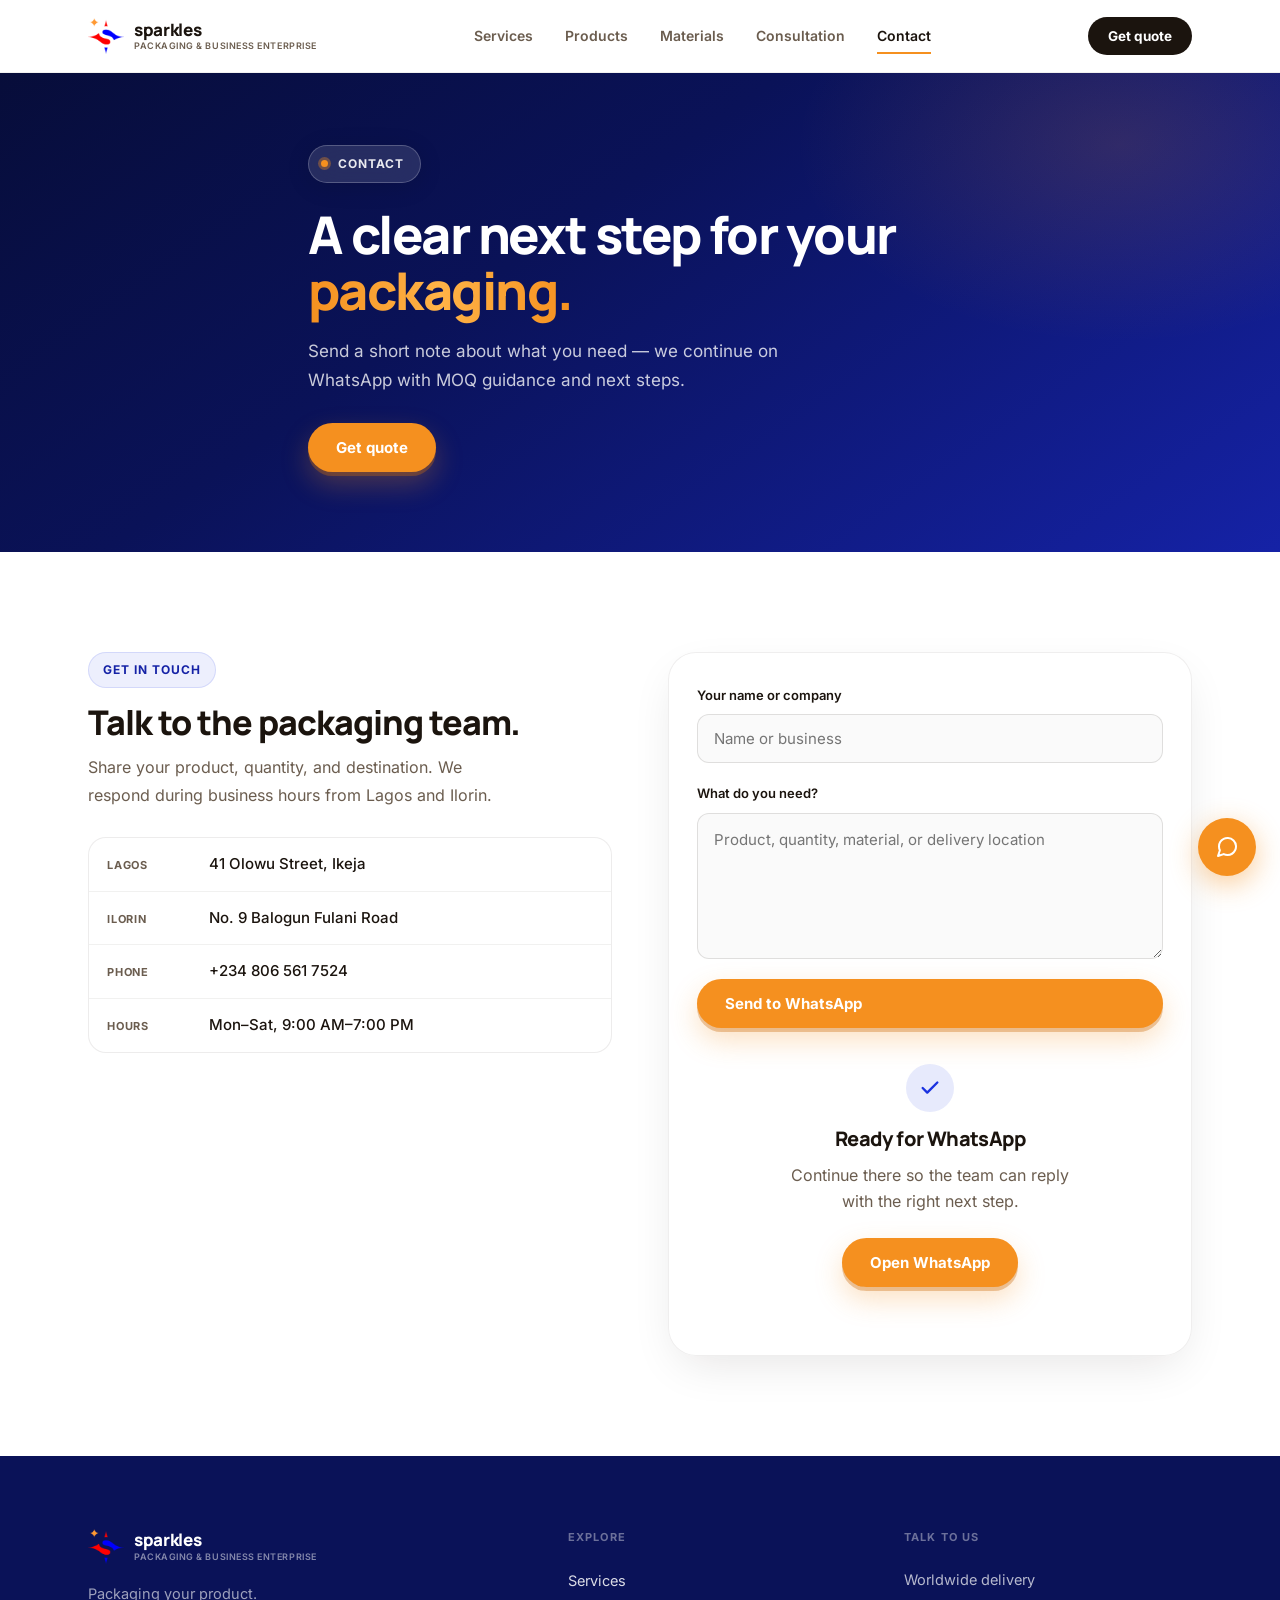
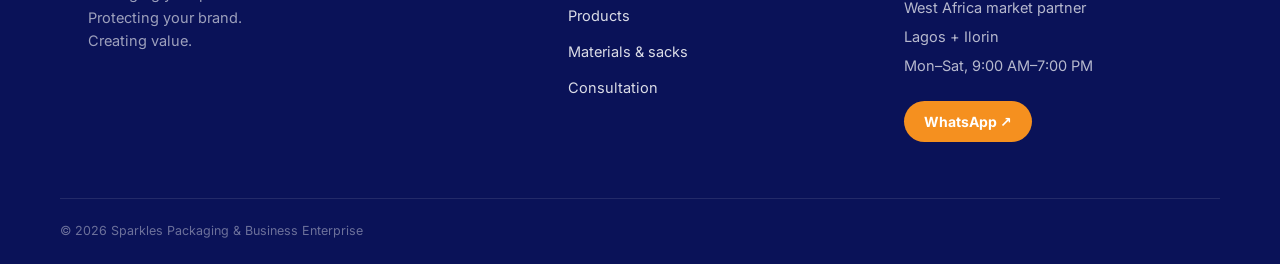
<file: contact.html>
<!doctype html>
<html lang="en">
<head>
  <meta charset="UTF-8">
  <meta name="viewport" content="width=device-width, initial-scale=1.0">
  <meta name="theme-color" content="#0C1668">
  <meta name="description" content="Reach the Sparkles Packaging & Business Enterprise team in Lagos and Ilorin, or continue on WhatsApp.">
  <link rel="icon" href="favicon.ico" sizes="any">
  <link rel="icon" type="image/png" sizes="32x32" href="favicon-32.png">
  <link rel="apple-touch-icon" sizes="180x180" href="apple-touch-icon.png">
  <link rel="stylesheet" href="assets/styles.css">
  <title>Contact — Sparkles Packaging</title>
  <style>
    .contact-grid { display: grid; gap: 48px; align-items: start; }
    @media (min-width: 900px) { .contact-grid { grid-template-columns: 1fr 1fr; gap: 56px; } }
    .contact-copy { display: flex; flex-direction: column; align-items: flex-start; }
    .contact-copy .section-tag { margin-bottom: 16px; }
    .contact-copy h2 { font-size: clamp(26px, 3.2vw, 34px); margin: 0 0 14px; }
    .contact-copy .lede { color: var(--ink-soft); line-height: 1.7; max-width: 42ch; margin: 0 0 28px; font-size: 16px; }
    .detail-list { display: grid; gap: 0; width: 100%; margin: 0 0 28px; border: 1px solid rgba(27,20,14,0.08); border-radius: 18px; overflow: hidden; background: #fff; }
    .detail-item { display: grid; grid-template-columns: 90px 1fr; gap: 12px; padding: 14px 18px; border-bottom: 1px solid rgba(27,20,14,0.06); align-items: baseline; }
    .detail-item:last-child { border-bottom: none; }
    .detail-item strong { font-size: 11px; font-weight: 700; letter-spacing: 0.07em; text-transform: uppercase; color: var(--ink-soft); margin: 0; }
    .detail-item span { font-size: 15px; color: var(--ink); font-weight: 500; }
    .form-card { background: rgba(255,255,255,0.95); backdrop-filter: blur(16px); -webkit-backdrop-filter: blur(16px); border-radius: 28px; padding: 32px 28px; border: 1px solid rgba(27,20,14,0.07); box-shadow: 0 16px 48px -12px rgba(27,20,14,0.12); }
    .form-card form { display: flex; flex-direction: column; gap: 20px; }
    .form-card label { display: flex; flex-direction: column; gap: 8px; font-size: 13px; font-weight: 600; color: var(--ink); margin: 0; }
    .form-card input, .form-card textarea { display: block; width: 100%; margin: 0; padding: 14px 16px; font-family: inherit; font-size: 15px; border: 1.5px solid rgba(27,20,14,0.12); border-radius: 12px; background: #FAFAFA; color: var(--ink); transition: border-color 0.15s ease, background 0.15s ease, box-shadow 0.15s ease; }
    .form-card input:focus, .form-card textarea:focus { outline: none; border-color: var(--blue); background: #fff; box-shadow: 0 0 0 4px rgba(27,51,224,0.08); }
    .form-card textarea { min-height: 140px; resize: vertical; line-height: 1.55; }
    .success-state { text-align: center; padding: 36px 12px; display: flex; flex-direction: column; align-items: center; gap: 8px; }
    .success-state h3 { font-size: 20px; margin: 8px 0 4px; }
    .success-state p { color: var(--ink-soft); margin: 0 0 16px; max-width: 28ch; }
    @media (max-width: 899px) { .form-card { padding: 26px 20px; } .detail-item { grid-template-columns: 1fr; gap: 4px; } }
  </style>
</head>
<body>
  <header class="site-header">
    <div class="container nav-inner">
      <a class="brand-lockup" href="index.html">
        <span class="brand-mark-wrap"><img src="assets/img/mark.png" alt="" class="brand-mark"></span>
        <span class="brand-type">
          <span class="brand-name">sparkles</span>
          <span class="brand-descriptor">Packaging &amp; Business Enterprise</span>
        </span>
      </a>
      <nav class="main-nav" aria-label="Primary navigation">
        <a class="nav-link" href="services.html">Services</a>
        <a class="nav-link" href="products.html">Products</a>
        <a class="nav-link" href="materials.html">Materials</a>
        <a class="nav-link" href="consultation.html">Consultation</a>
        <a class="nav-link is-active" href="contact.html">Contact</a>
        <button class="nav-cta mobile-only" data-whatsapp="Hello Sparkles, I would like a packaging quote.">Get quote</button>
      </nav>
      <button class="nav-cta desktop-only" data-whatsapp="Hello Sparkles, I would like a packaging quote.">Get quote</button>
      <button class="menu-toggle" aria-label="Open navigation" aria-expanded="false">
        <svg width="22" height="22" viewBox="0 0 24 24" fill="none" stroke="currentColor" stroke-width="2.2" stroke-linecap="round"><line x1="4" y1="7" x2="20" y2="7"/><line x1="4" y1="12" x2="20" y2="12"/><line x1="4" y1="17" x2="20" y2="17"/></svg>
      </button>
    </div>
  </header>

  <main>
    <section class="page-hero">
      <div class="page-hero-glow"></div>
      <div class="container page-hero-inner">
        <div class="eyebrow"><span class="eyebrow-dot"></span> Contact</div>
        <h1>A clear next step for your <span class="text-gradient">packaging.</span></h1>
        <p class="page-hero-lede">Send a short note about what you need — we continue on WhatsApp with MOQ guidance and next steps.</p>
        <div class="page-hero-actions">
          <button class="btn btn-primary" data-whatsapp="Hello Sparkles, I would like a packaging quote.">Get quote</button>
        </div>
      </div>
    </section>

    <section class="section">
      <div class="container contact-grid">
        <div class="contact-copy">
          <span class="section-tag tag-blue">Get in touch</span>
          <h2>Talk to the packaging team.</h2>
          <p class="lede">Share your product, quantity, and destination. We respond during business hours from Lagos and Ilorin.</p>
          <div class="detail-list">
            <div class="detail-item"><strong>Lagos</strong><span>41 Olowu Street, Ikeja</span></div>
            <div class="detail-item"><strong>Ilorin</strong><span>No. 9 Balogun Fulani Road</span></div>
            <div class="detail-item"><strong>Phone</strong><span>+234 806 561 7524</span></div>
            <div class="detail-item"><strong>Hours</strong><span>Mon–Sat, 9:00 AM–7:00 PM</span></div>
          </div>
        </div>

        <div class="form-card">
          <div id="contact-form-wrap">
            <form id="contact-form">
              <label>Your name or company
                <input name="company" required placeholder="Name or business">
              </label>
              <label>What do you need?
                <textarea name="requirement" required rows="5" placeholder="Product, quantity, material, or delivery location"></textarea>
              </label>
              <button class="btn btn-primary" type="submit">Send to WhatsApp</button>
            </form>
          </div>
          <div id="contact-success" class="success-state" hidden>
            <span class="success-icon"><svg width="22" height="22" viewBox="0 0 24 24" fill="none" stroke="currentColor" stroke-width="2.6" stroke-linecap="round" stroke-linejoin="round"><polyline points="20 6 9 17 4 12"/></svg></span>
            <h3>Ready for WhatsApp</h3>
            <p>Continue there so the team can reply with the right next step.</p>
            <button class="btn btn-primary" data-whatsapp="Hello Sparkles, I would like to continue my packaging conversation.">Open WhatsApp</button>
          </div>
        </div>
      </div>
    </section>
  </main>

  <footer class="site-footer">
    <div class="container footer-top">
      <div class="footer-brand-col">
        <a class="brand-lockup footer-brand" href="index.html">
          <span class="brand-mark-wrap"><img src="assets/img/mark.png" alt="" class="brand-mark"></span>
          <span class="brand-type">
            <span class="brand-name">sparkles</span>
            <span class="brand-descriptor">Packaging &amp; Business Enterprise</span>
          </span>
        </a>
        <p class="footer-tagline">Packaging your product.<br>Protecting your brand.<br>Creating value.</p>
      </div>
      <div class="footer-links">
        <p class="footer-label">Explore</p>
        <a href="services.html">Services</a>
        <a href="products.html">Products</a>
        <a href="materials.html">Materials &amp; sacks</a>
        <a href="consultation.html">Consultation</a>
      </div>
      <div class="footer-contact">
        <p class="footer-label">Talk to us</p>
        <span>Worldwide delivery</span>
        <span>West Africa market partner</span>
        <span>Lagos + Ilorin</span>
        <span>Mon–Sat, 9:00 AM–7:00 PM</span>
        <button class="footer-wa" data-whatsapp="Hello Sparkles, I would like to speak with your packaging team.">WhatsApp ↗</button>
      </div>
    </div>
    <div class="container footer-bottom">
      <span>&copy; 2026 Sparkles Packaging &amp; Business Enterprise</span>
    </div>
  </footer>
  <button class="floating-whatsapp" data-whatsapp="Hello Sparkles, I would like to speak with the packaging team." aria-label="Chat with Sparkles on WhatsApp">
    <svg width="24" height="24" viewBox="0 0 24 24" fill="none" stroke="currentColor" stroke-width="2" stroke-linecap="round" stroke-linejoin="round"><path d="M21 11.5a8.38 8.38 0 0 1-.9 3.8 8.5 8.5 0 0 1-7.6 4.7 8.38 8.38 0 0 1-3.8-.9L3 21l1.9-5.7a8.38 8.38 0 0 1-.9-3.8 8.5 8.5 0 0 1 4.7-7.6 8.38 8.38 0 0 1 3.8-.9h.5a8.48 8.48 0 0 1 8 8v.5z"/></svg>
  </button>
  <script src="assets/script.js" defer></script>
</body>
</html>
</file>
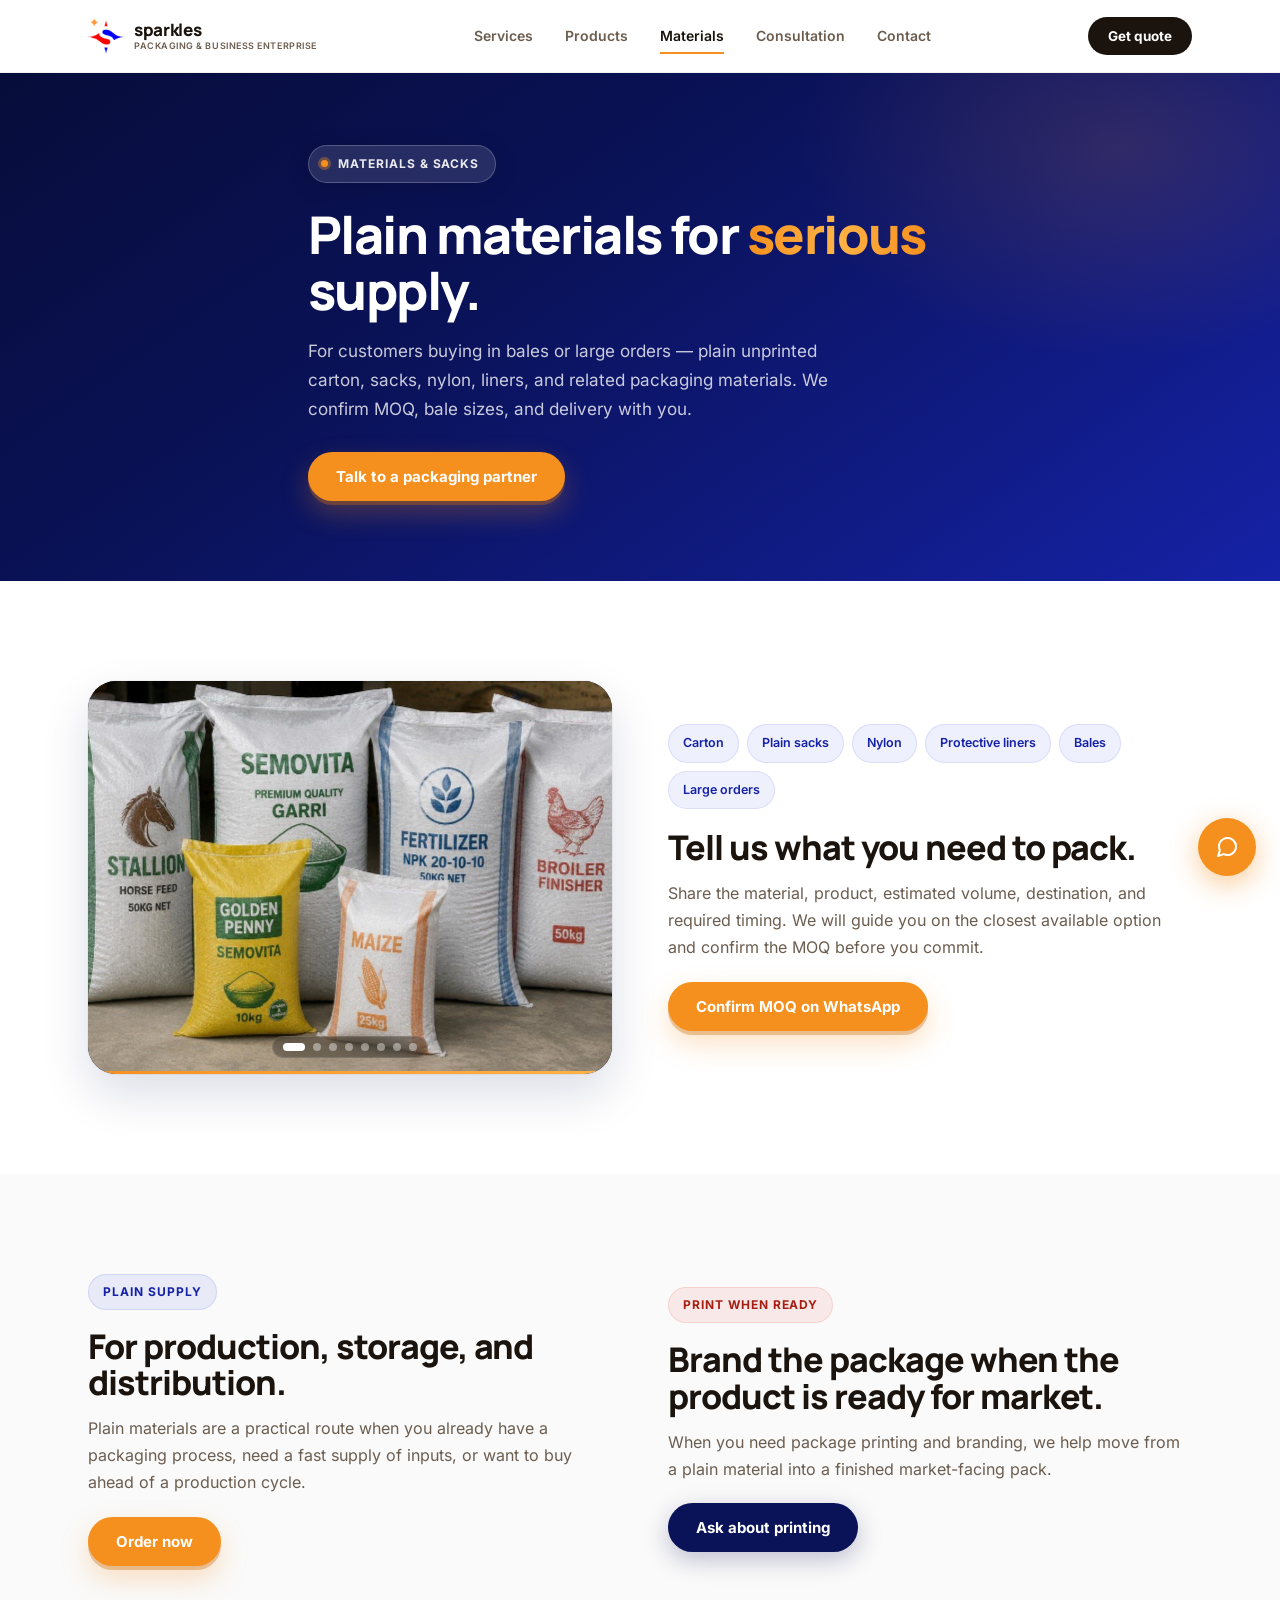
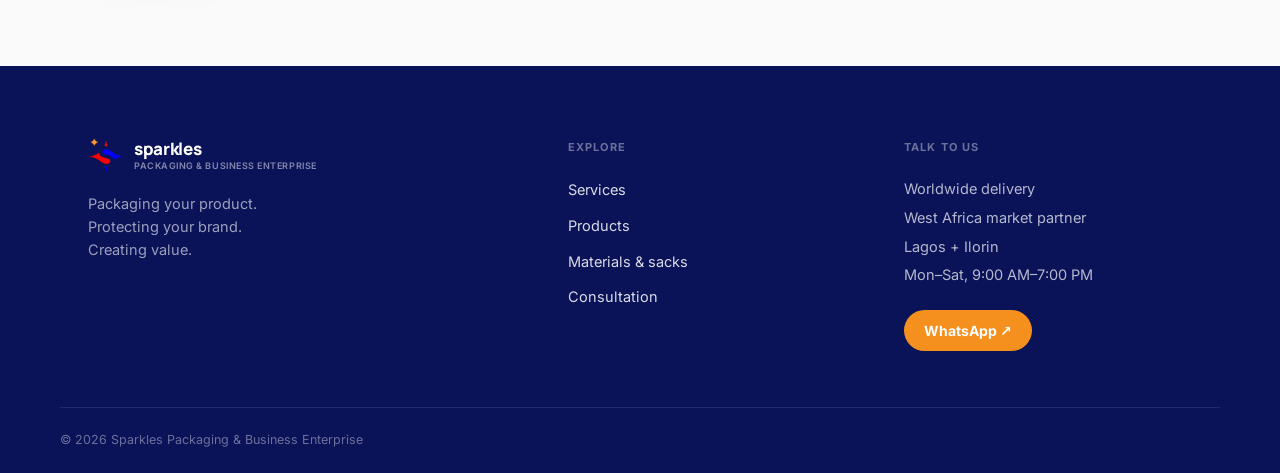
<file: materials.html>
<!doctype html>
<html lang="en">
<head>
  <meta charset="UTF-8">
  <meta name="viewport" content="width=device-width, initial-scale=1.0">
  <meta name="theme-color" content="#0C1668">
  <meta name="description" content="Plain carton, sacks, nylon, and liners in bales and large orders from Sparkles Packaging & Business Enterprise.">
  <link rel="icon" href="favicon.ico" sizes="any">
  <link rel="icon" type="image/png" sizes="32x32" href="favicon-32.png">
  <link rel="apple-touch-icon" sizes="180x180" href="apple-touch-icon.png">
  <link rel="stylesheet" href="assets/styles.css">
  <title>Materials & sacks — Sparkles Packaging</title>
  <style>
    .media-slideshow {
      position: relative;
      width: 100%;
      aspect-ratio: 4/3;
      min-height: 300px;
      border-radius: var(--r-lg);
      overflow: hidden;
      box-shadow: 0 20px 48px rgba(10,18,88,0.14), 0 0 0 1px rgba(27,20,14,0.04);
      background: #0a0f2e;
    }
    .media-slideshow img {
      position: absolute;
      inset: 0;
      width: 100%;
      height: 100%;
      object-fit: cover;
      opacity: 0;
      transform: scale(1.12) translateX(18px);
      filter: brightness(0.92);
      transition:
        opacity 1.1s cubic-bezier(0.22, 1, 0.36, 1),
        transform 1.25s cubic-bezier(0.22, 1, 0.36, 1),
        filter 1.1s ease;
      will-change: opacity, transform;
    }
    .media-slideshow img.is-active {
      opacity: 1;
      transform: scale(1) translateX(0);
      filter: brightness(1);
      z-index: 1;
      animation: kenburns 5.5s ease-out forwards;
    }
    .media-slideshow img.is-leaving {
      opacity: 0;
      transform: scale(1.06) translateX(-12px);
      z-index: 0;
    }
    @keyframes kenburns {
      from { transform: scale(1) translateX(0); }
      to { transform: scale(1.08) translateX(-2%); }
    }
    .media-slideshow-progress {
      position: absolute;
      left: 0;
      right: 0;
      bottom: 0;
      height: 3px;
      z-index: 3;
      background: rgba(255,255,255,0.15);
    }
    .media-slideshow-progress span {
      display: block;
      height: 100%;
      width: 0%;
      background: linear-gradient(90deg, #F5901F, #ffb347);
      border-radius: 0 2px 2px 0;
    }
    .media-slideshow-progress span.is-running {
      animation: slideProgress 4s linear forwards;
    }
    @keyframes slideProgress {
      from { width: 0%; }
      to { width: 100%; }
    }
    .media-slideshow-dots {
      position: absolute;
      bottom: 16px;
      left: 50%;
      transform: translateX(-50%);
      z-index: 4;
      display: flex;
      gap: 8px;
      padding: 6px 10px;
      background: rgba(0,0,0,0.28);
      backdrop-filter: blur(10px);
      -webkit-backdrop-filter: blur(10px);
      border-radius: 999px;
      border: 1px solid rgba(255,255,255,0.12);
    }
    .media-slideshow-dots button {
      width: 8px;
      height: 8px;
      border-radius: 50%;
      border: none;
      padding: 0;
      background: rgba(255,255,255,0.4);
      cursor: pointer;
      transition: background 0.25s ease, transform 0.25s ease, width 0.25s ease;
    }
    .media-slideshow-dots button.is-active {
      background: #fff;
      width: 22px;
      border-radius: 999px;
    }
    @media (prefers-reduced-motion: reduce) {
      .media-slideshow img {
        transition: opacity 0.25s ease !important;
        transform: none !important;
        animation: none !important;
        filter: none !important;
      }
      .media-slideshow-progress span.is-running {
        animation: none;
        width: 100%;
      }
    }
  </style>
</head>
<body>
  <header class="site-header">
    <div class="container nav-inner">
      <a class="brand-lockup" href="index.html">
        <span class="brand-mark-wrap"><img src="assets/img/mark.png" alt="" class="brand-mark"></span>
        <span class="brand-type">
          <span class="brand-name">sparkles</span>
          <span class="brand-descriptor">Packaging &amp; Business Enterprise</span>
        </span>
      </a>
      <nav class="main-nav" aria-label="Primary navigation">
        <a class="nav-link" href="services.html">Services</a>
        <a class="nav-link" href="products.html">Products</a>
        <a class="nav-link is-active" href="materials.html">Materials</a>
        <a class="nav-link" href="consultation.html">Consultation</a>
        <a class="nav-link" href="contact.html">Contact</a>
        <button class="nav-cta mobile-only" data-whatsapp="Hello Sparkles, I would like to start a packaging brief.">Start a brief</button>
      </nav>
      <button class="nav-cta desktop-only" data-whatsapp="Hello Sparkles, I would like to start a packaging brief.">Start a packaging brief</button>
      <button class="menu-toggle" aria-label="Open navigation" aria-expanded="false">
        <svg width="22" height="22" viewBox="0 0 24 24" fill="none" stroke="currentColor" stroke-width="2.2" stroke-linecap="round"><line x1="4" y1="7" x2="20" y2="7"/><line x1="4" y1="12" x2="20" y2="12"/><line x1="4" y1="17" x2="20" y2="17"/></svg>
      </button>
    </div>
  </header>

  <main>
    <section class="page-hero">
      <div class="page-hero-glow"></div>
      <div class="container page-hero-inner">
        <div class="eyebrow"><span class="eyebrow-dot"></span> Materials &amp; sacks</div>
        <h1>Plain materials for <span class="text-gradient">serious</span> supply.</h1>
        <p class="page-hero-lede">For customers buying in bales or large orders — plain unprinted carton, sacks, nylon, liners, and related packaging materials. We confirm MOQ, bale sizes, and delivery with you.</p>
        <div class="page-hero-actions">
          <button class="btn btn-primary" data-whatsapp="Hello Sparkles, I would like to discuss materials and sacks supply.">Talk to a packaging partner</button>
        </div>
      </div>
    </section>

    <section class="section">
      <div class="container split">
        <div class="media-slideshow" id="materials-slideshow" aria-label="Product materials gallery">
          <img src="assets/img/products/01.jpg" alt="Woven sacks" class="is-active" loading="eager">
          <img src="assets/img/products/02.jpg" alt="Laminated sacks" loading="lazy">
          <img src="assets/img/products/03.jpg" alt="Water nylon packaging" loading="lazy">
          <img src="assets/img/products/04.jpg" alt="Food-grade pouches" loading="lazy">
          <img src="assets/img/products/05.jpg" alt="LD nylon bags" loading="lazy">
          <img src="assets/img/products/06.jpg" alt="Carrier bags" loading="lazy">
          <img src="assets/img/products/07.jpg" alt="BOPP film" loading="lazy">
          <img src="assets/img/products/08.jpg" alt="Printed flexible film" loading="lazy">
          <div class="media-slideshow-progress" aria-hidden="true"><span></span></div>
          <div class="media-slideshow-dots" role="tablist" aria-label="Slideshow controls"></div>
        </div>
        <div class="split-copy">
          <div class="pill-row">
            <span class="pill">Carton</span><span class="pill">Plain sacks</span><span class="pill">Nylon</span>
            <span class="pill">Protective liners</span><span class="pill">Bales</span><span class="pill">Large orders</span>
          </div>
          <h2>Tell us what you need to pack.</h2>
          <p>Share the material, product, estimated volume, destination, and required timing. We will guide you on the closest available option and confirm the MOQ before you commit.</p>
          <button class="btn btn-primary" data-whatsapp="Hello Sparkles, I need plain carton, sacks, nylon, or related packing materials. Please help me confirm MOQ, bale size, and delivery.">Confirm MOQ on WhatsApp</button>
        </div>
      </div>
    </section>

    <section class="section" style="background:var(--surface)">
      <div class="container split">
        <div class="split-copy">
          <span class="section-tag tag-blue">Plain supply</span>
          <h2>For production, storage, and distribution.</h2>
          <p>Plain materials are a practical route when you already have a packaging process, need a fast supply of inputs, or want to buy ahead of a production cycle.</p>
          <button class="btn btn-primary" data-whatsapp="Hello Sparkles, I would like to order plain packaging materials now. Please advise on available options, MOQ, and pricing.">Order now</button>
        </div>
        <div class="split-copy">
          <span class="section-tag">Print when ready</span>
          <h2>Brand the package when the product is ready for market.</h2>
          <p>When you need package printing and branding, we help move from a plain material into a finished market-facing pack.</p>
          <button class="btn btn-dark" data-whatsapp="Hello Sparkles, I would like to print and brand my packaging for market.">Ask about printing</button>
        </div>
      </div>
    </section>
  </main>

  <footer class="site-footer">
    <div class="container footer-top">
      <div class="footer-brand-col">
        <a class="brand-lockup footer-brand" href="index.html">
          <span class="brand-mark-wrap"><img src="assets/img/mark.png" alt="" class="brand-mark"></span>
          <span class="brand-type">
            <span class="brand-name">sparkles</span>
            <span class="brand-descriptor">Packaging &amp; Business Enterprise</span>
          </span>
        </a>
        <p class="footer-tagline">Packaging your product.<br>Protecting your brand.<br>Creating value.</p>
      </div>
      <div class="footer-links">
        <p class="footer-label">Explore</p>
        <a href="services.html">Services</a>
        <a href="products.html">Products</a>
        <a href="materials.html">Materials &amp; sacks</a>
        <a href="consultation.html">Consultation</a>
      </div>
      <div class="footer-contact">
        <p class="footer-label">Talk to us</p>
        <span>Worldwide delivery</span>
        <span>West Africa market partner</span>
        <span>Lagos + Ilorin</span>
        <span>Mon–Sat, 9:00 AM–7:00 PM</span>
        <button class="footer-wa" data-whatsapp="Hello Sparkles, I would like to speak with your packaging team.">WhatsApp ↗</button>
      </div>
    </div>
    <div class="container footer-bottom">
      <span>&copy; 2026 Sparkles Packaging &amp; Business Enterprise</span>
      <span>Packaging partnership for industry</span>
    </div>
  </footer>
  <button class="floating-whatsapp" data-whatsapp="Hello Sparkles, I would like to speak with the packaging team." aria-label="Chat with Sparkles on WhatsApp">
    <svg width="24" height="24" viewBox="0 0 24 24" fill="none" stroke="currentColor" stroke-width="2" stroke-linecap="round" stroke-linejoin="round"><path d="M21 11.5a8.38 8.38 0 0 1-.9 3.8 8.5 8.5 0 0 1-7.6 4.7 8.38 8.38 0 0 1-3.8-.9L3 21l1.9-5.7a8.38 8.38 0 0 1-.9-3.8 8.5 8.5 0 0 1 4.7-7.6 8.38 8.38 0 0 1 3.8-.9h.5a8.48 8.48 0 0 1 8 8v.5z"/></svg>
  </button>
  <script src="assets/script.js" defer></script>
  <script>
    (function () {
      var root = document.getElementById('materials-slideshow');
      if (!root) return;
      var slides = Array.prototype.slice.call(root.querySelectorAll('img'));
      var dotsWrap = root.querySelector('.media-slideshow-dots');
      var progressBar = root.querySelector('.media-slideshow-progress span');
      var i = 0;
      var timer;
      var DURATION = 4000;

      slides.forEach(function (_, idx) {
        var btn = document.createElement('button');
        btn.type = 'button';
        btn.setAttribute('aria-label', 'Show image ' + (idx + 1));
        if (idx === 0) btn.classList.add('is-active');
        btn.addEventListener('click', function () { go(idx); start(); });
        dotsWrap.appendChild(btn);
      });

      var dots = Array.prototype.slice.call(dotsWrap.querySelectorAll('button'));

      function restartProgress() {
        if (!progressBar) return;
        progressBar.classList.remove('is-running');
        void progressBar.offsetWidth;
        progressBar.classList.add('is-running');
      }

      function go(n) {
        var prev = i;
        slides[prev].classList.remove('is-active');
        slides[prev].classList.add('is-leaving');
        dots[prev].classList.remove('is-active');
        setTimeout(function () {
          slides[prev].classList.remove('is-leaving');
        }, 1100);
        i = (n + slides.length) % slides.length;
        slides[i].classList.add('is-active');
        dots[i].classList.add('is-active');
        restartProgress();
      }

      function start() {
        clearInterval(timer);
        if (window.matchMedia('(prefers-reduced-motion: reduce)').matches) return;
        restartProgress();
        timer = setInterval(function () { go(i + 1); }, DURATION);
      }

      root.addEventListener('mouseenter', function () {
        clearInterval(timer);
        if (progressBar) progressBar.style.animationPlayState = 'paused';
      });
      root.addEventListener('mouseleave', function () {
        if (progressBar) progressBar.style.animationPlayState = 'running';
        start();
      });
      start();
    })();
  </script>
</body>
</html>
</file>
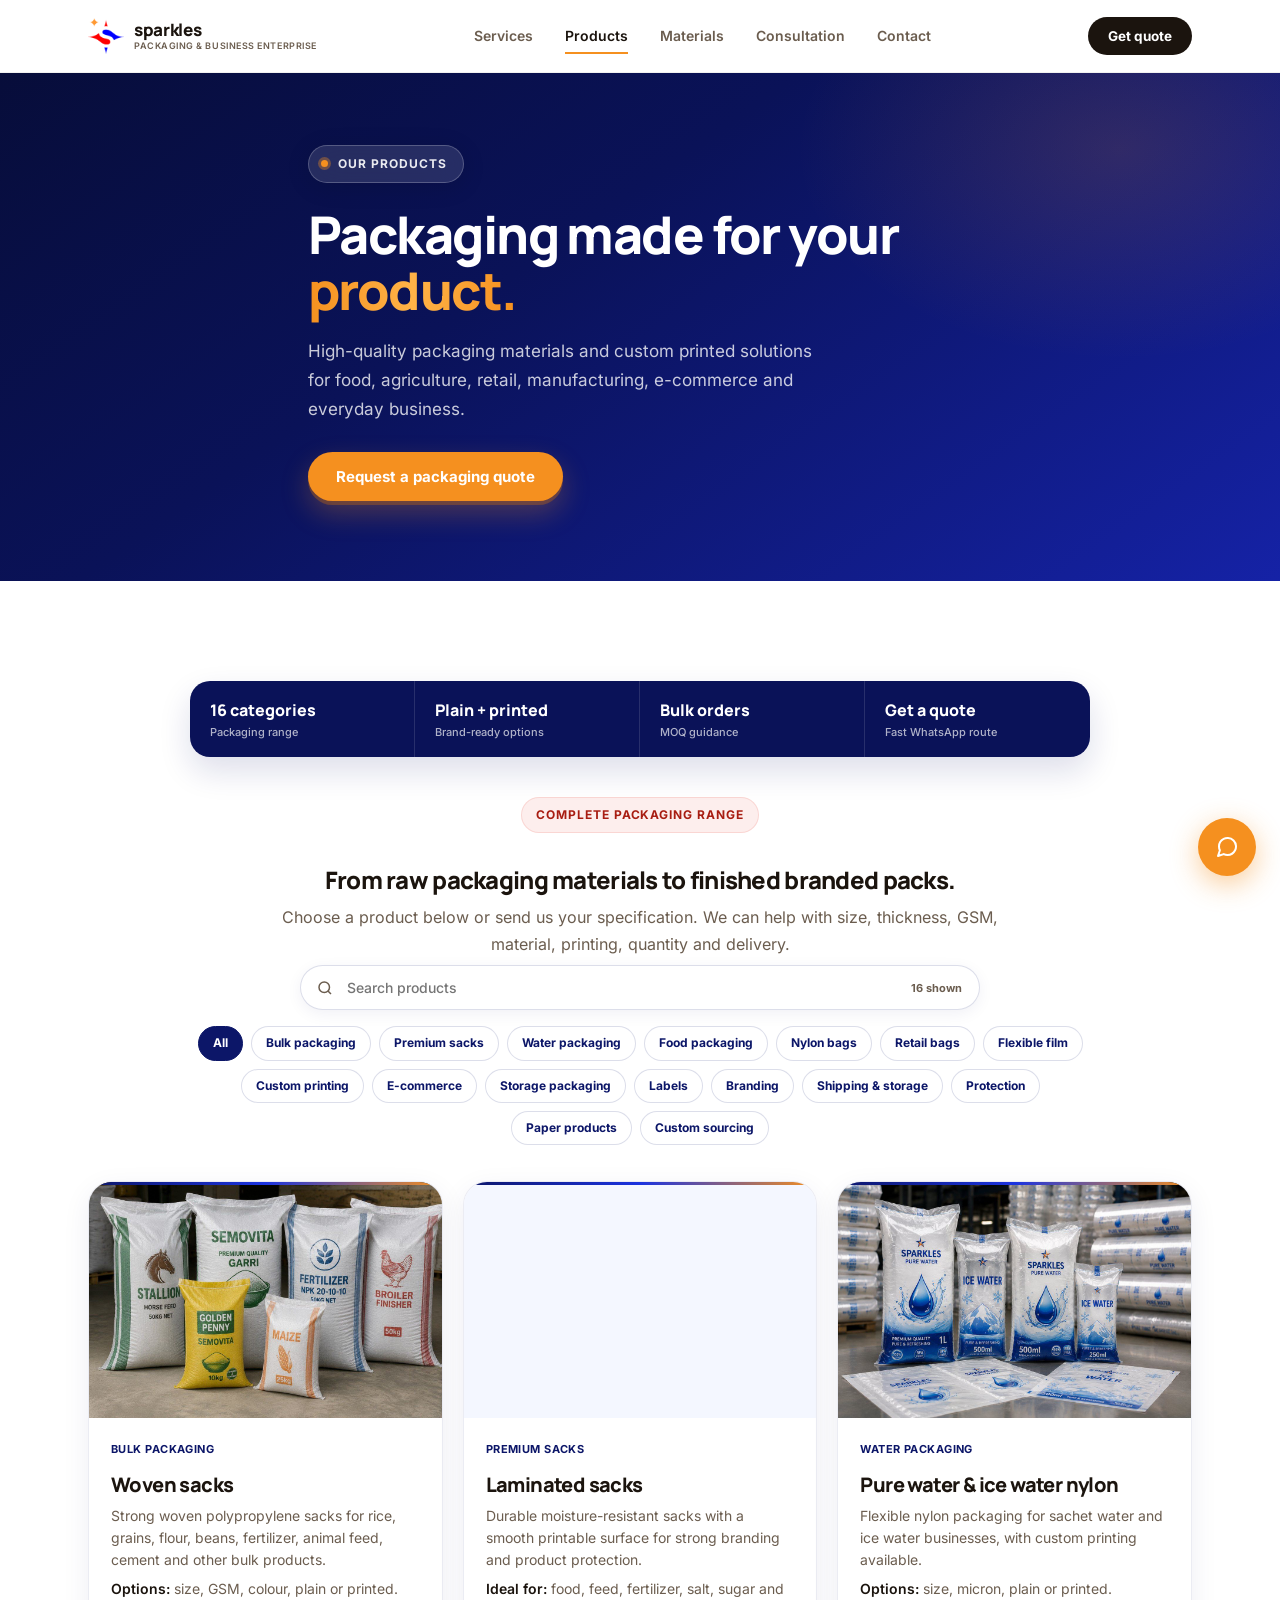
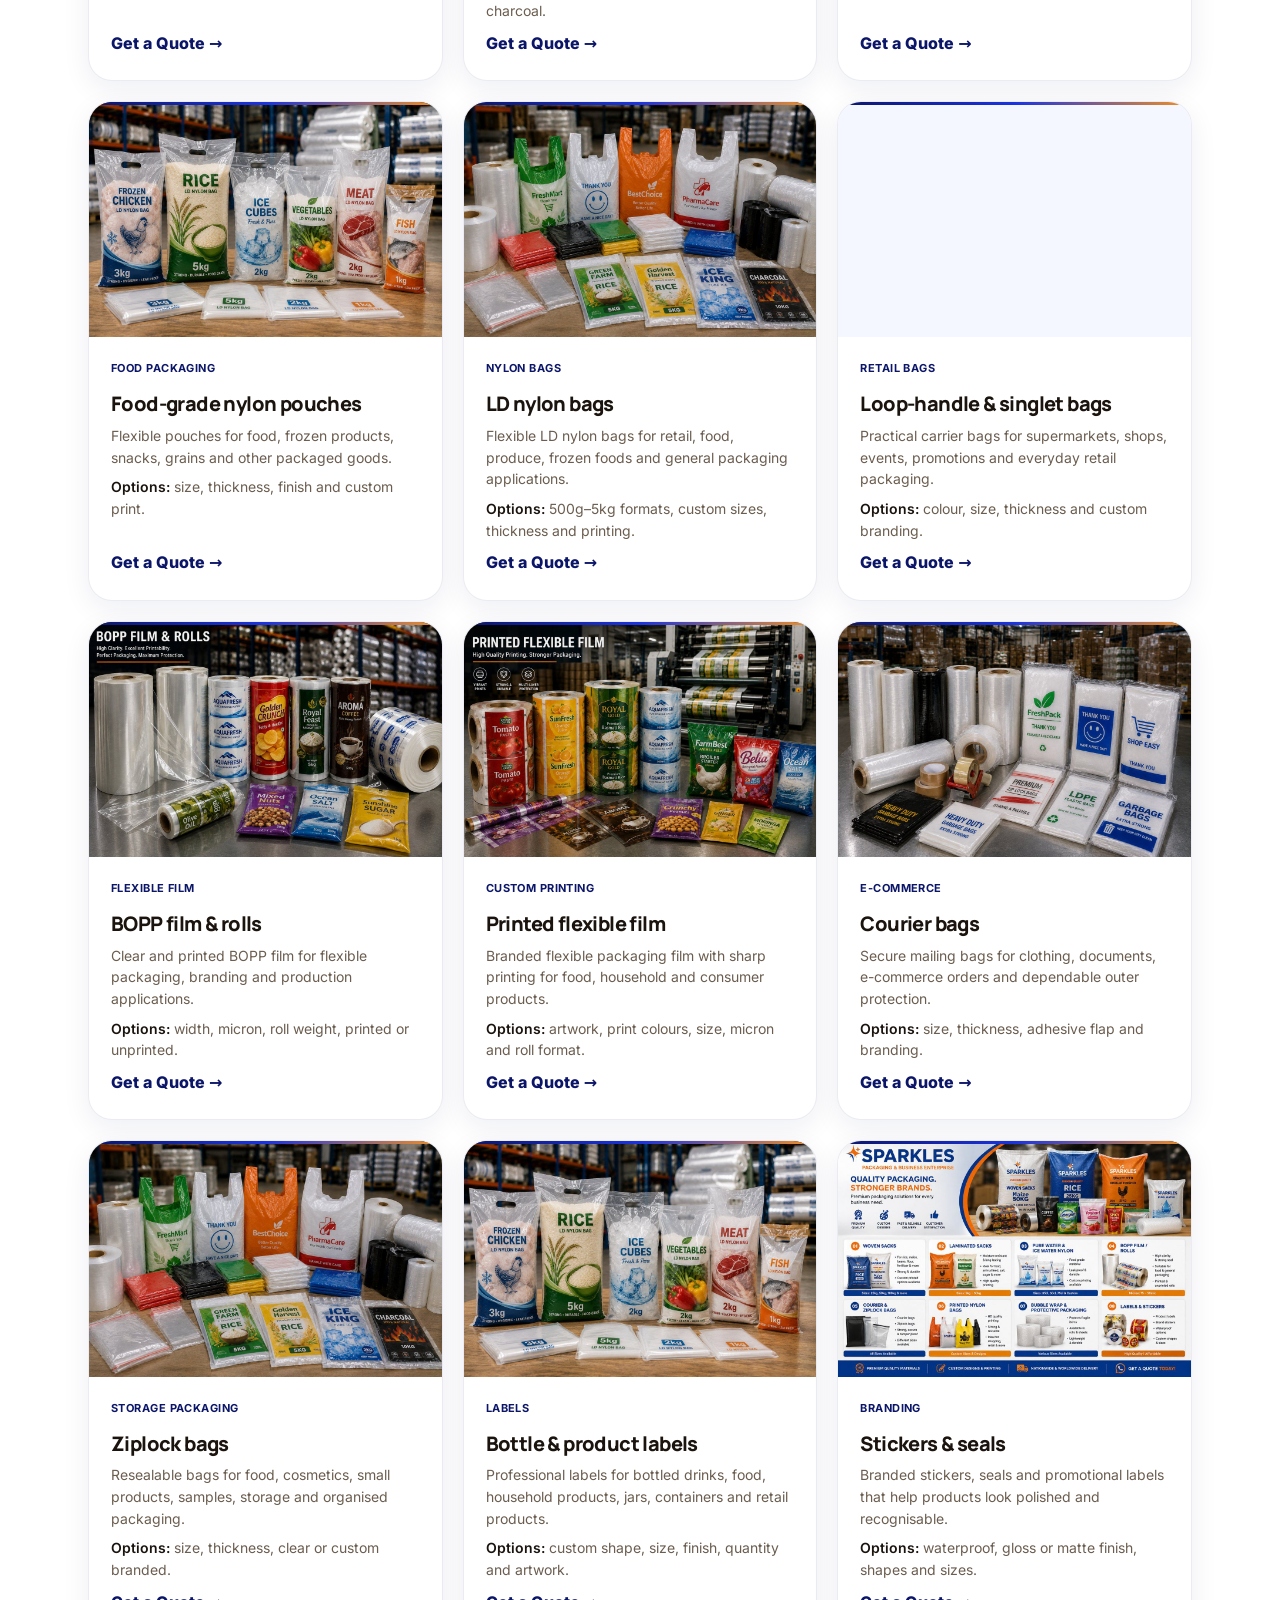
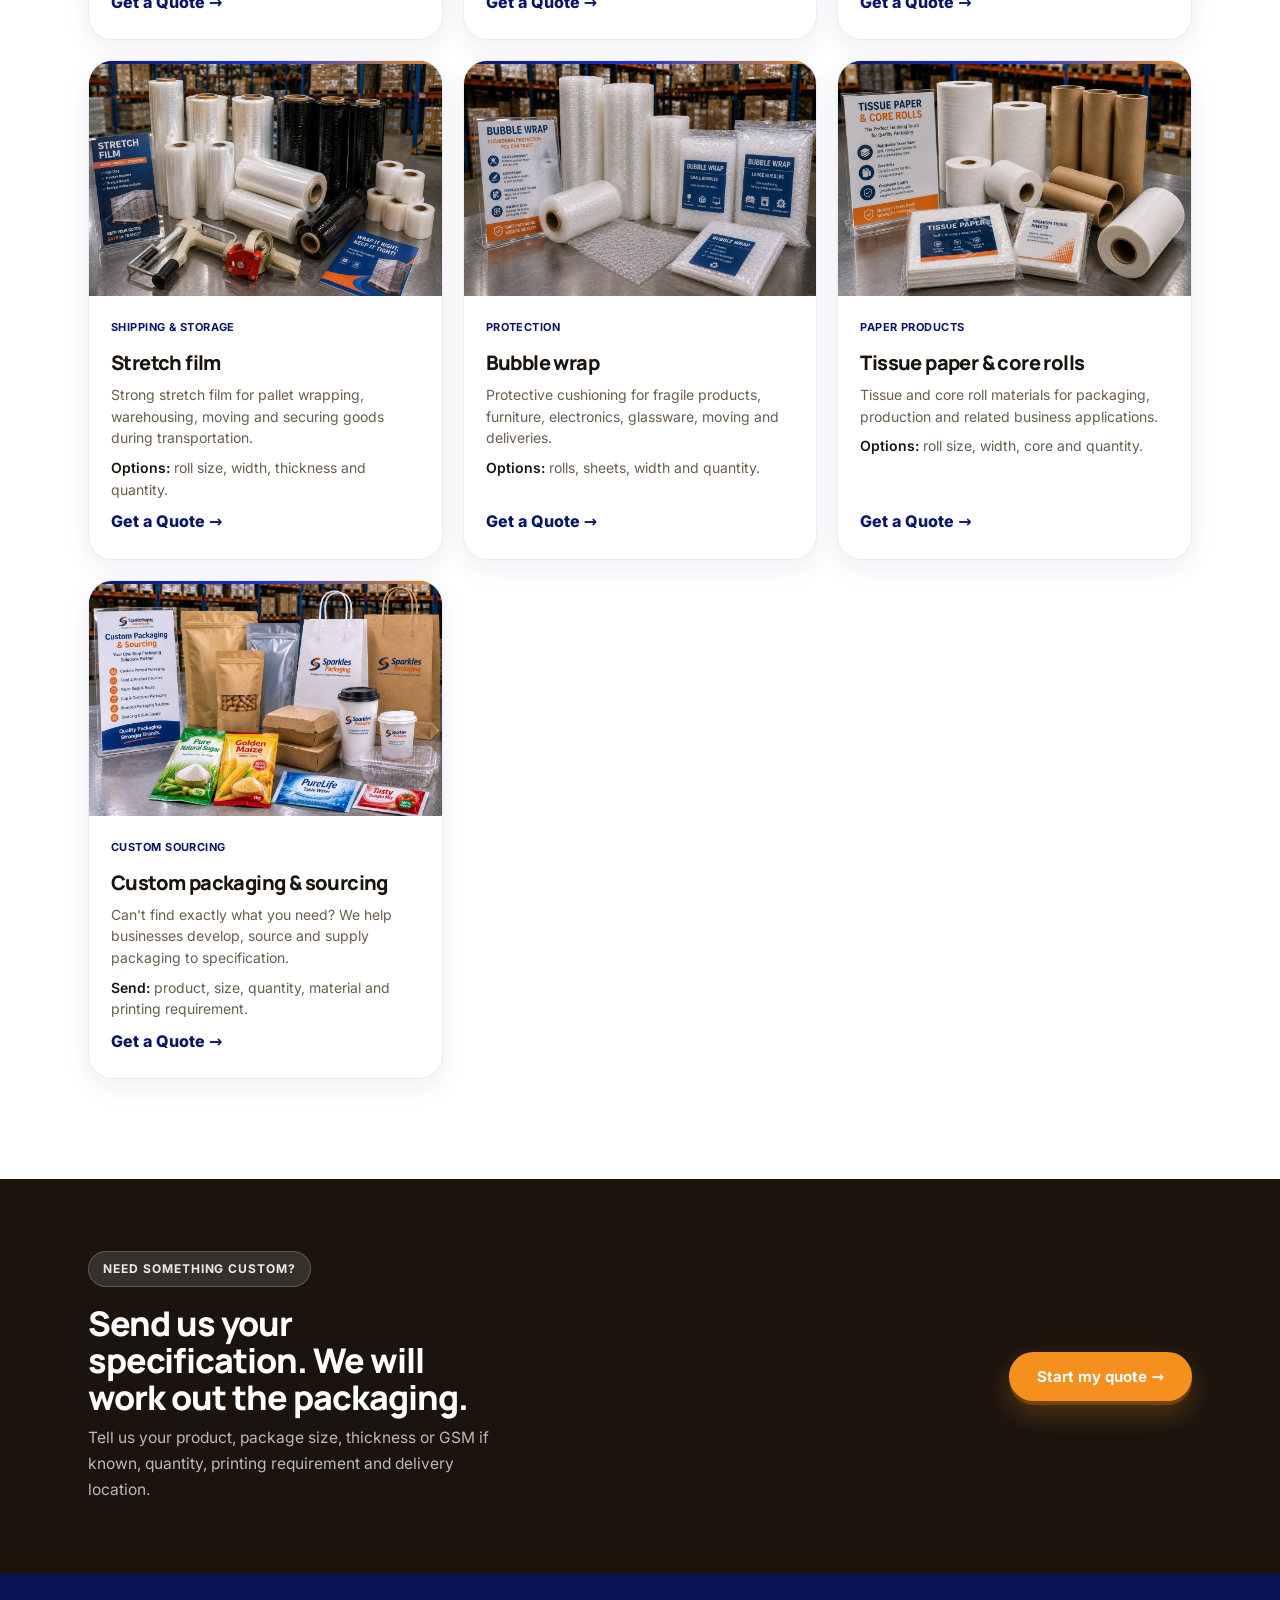
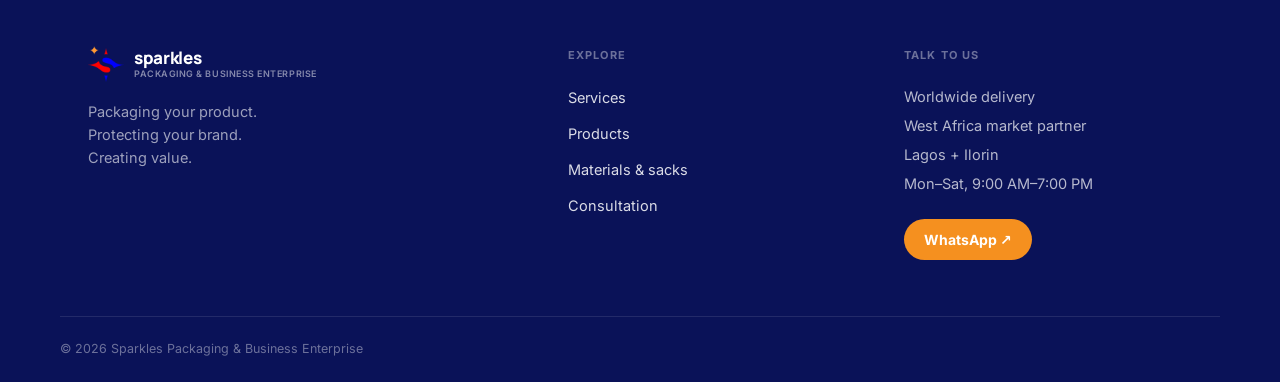
<file: products.html>
<!doctype html>
<html lang="en">
<head>
  <meta charset="UTF-8">
  <meta name="viewport" content="width=device-width, initial-scale=1.0">
  <meta name="theme-color" content="#0C1668">
  <meta name="description" content="Explore Sparkles Packaging products: woven and laminated sacks, nylon bags, water nylon, food pouches, BOPP film, labels, courier bags, stretch film, bubble wrap, tissue rolls and custom packaging solutions.">
  <link rel="icon" href="favicon.ico" sizes="any">
  <link rel="icon" type="image/png" sizes="32x32" href="favicon-32.png">
  <link rel="apple-touch-icon" sizes="180x180" href="apple-touch-icon.png">
  <link rel="stylesheet" href="assets/styles.css">
  <title>Packaging Products — Sparkles Packaging</title>
</head>
<body>
  <header class="site-header">
    <div class="container nav-inner">
      <a class="brand-lockup" href="index.html">
        <span class="brand-mark-wrap"><img src="assets/img/mark.png" alt="" class="brand-mark"></span>
        <span class="brand-type">
          <span class="brand-name">sparkles</span>
          <span class="brand-descriptor">Packaging & Business Enterprise</span>
        </span>
      </a>
      <nav class="main-nav" aria-label="Primary navigation">
        <a class="nav-link" href="services.html">Services</a>
        <a class="nav-link is-active" href="products.html">Products</a>
        <a class="nav-link" href="materials.html">Materials</a>
        <a class="nav-link" href="consultation.html">Consultation</a>
        <a class="nav-link" href="contact.html">Contact</a>
        <button class="nav-cta mobile-only" data-whatsapp="Hello Sparkles, I would like to request a packaging quote.">Get a quote</button>
      </nav>
      <button class="nav-cta desktop-only" data-whatsapp="Hello Sparkles, I would like to request a packaging quote.">Get a packaging quote</button>
      <button class="menu-toggle" aria-label="Open navigation" aria-expanded="false">
        <svg width="22" height="22" viewBox="0 0 24 24" fill="none" stroke="currentColor" stroke-width="2.2" stroke-linecap="round"><line x1="4" y1="7" x2="20" y2="7"/><line x1="4" y1="12" x2="20" y2="12"/><line x1="4" y1="17" x2="20" y2="17"/></svg>
      </button>
    </div>
  </header>

  <main>
    <section class="page-hero">
      <div class="page-hero-glow"></div>
      <div class="container page-hero-inner">
        <div class="eyebrow"><span class="eyebrow-dot"></span> Our products</div>
        <h1>Packaging made for your <span class="text-gradient">product.</span></h1>
        <p class="page-hero-lede">High-quality packaging materials and custom printed solutions for food, agriculture, retail, manufacturing, e-commerce and everyday business.</p>
        <div class="page-hero-actions">
          <button class="btn btn-primary" data-whatsapp="Hello Sparkles, I would like a packaging quote. Product: __. Size/specification: __. Quantity: __. Delivery location: __.">Request a packaging quote</button>
        </div>
      </div>
    </section>

    <section class="section products-showcase">
      <div class="container">
        <div class="section-heading" style="text-align:center;max-width:760px;margin:0 auto 8px">
          <span class="section-tag">Complete packaging range</span>
          <h2 style="margin:16px 0 12px">From raw packaging materials to finished branded packs.</h2>
          <p style="color:var(--ink-soft);line-height:1.65;margin:0">Choose a product below or send us your specification. We can help with size, thickness, GSM, material, printing, quantity and delivery.</p>
        </div>
        <div class="modern-products-grid" style="display:grid;gap:20px;grid-template-columns:repeat(auto-fill,minmax(280px,1fr))">
          <article class="modern-product-card catalog-card"><div class="modern-product-image catalog-card-media"></div><div class="modern-product-body catalog-card-body"><span class="product-category catalog-card-tag">Bulk packaging</span><h2>Woven sacks</h2><p>Strong woven polypropylene sacks for rice, grains, flour, beans, fertilizer, animal feed, cement and other bulk products.</p><p><strong>Options:</strong> size, GSM, colour, plain or printed.</p><button class="portfolio-link catalog-card-cta" data-whatsapp="Hello Sparkles, I need woven sacks. Product: __. Size: __. Quantity: __. Please quote.">Get a quote →</button></div></article>
          <article class="modern-product-card catalog-card"><div class="modern-product-image catalog-card-media"></div><div class="modern-product-body catalog-card-body"><span class="product-category catalog-card-tag">Premium sacks</span><h2>Laminated sacks</h2><p>Durable moisture-resistant sacks with a smooth printable surface for strong branding and product protection.</p><p><strong>Ideal for:</strong> food, feed, fertilizer, salt, sugar and charcoal.</p><button class="portfolio-link catalog-card-cta" data-whatsapp="Hello Sparkles, I need laminated sacks. Product: __. Size: __. Quantity: __. Printing: __. Please quote.">Get a quote →</button></div></article>
          <article class="modern-product-card catalog-card"><div class="modern-product-image catalog-card-media"></div><div class="modern-product-body catalog-card-body"><span class="product-category catalog-card-tag">Water packaging</span><h2>Pure water & ice water nylon</h2><p>Flexible nylon packaging for sachet water and ice water businesses, with custom printing available.</p><p><strong>Options:</strong> size, micron, plain or printed.</p><button class="portfolio-link catalog-card-cta" data-whatsapp="Hello Sparkles, I need pure water or ice water nylon. Please advise on size, micron, MOQ and price.">Get a quote →</button></div></article>
          <article class="modern-product-card catalog-card"><div class="modern-product-image catalog-card-media"></div><div class="modern-product-body catalog-card-body"><span class="product-category catalog-card-tag">Food packaging</span><h2>Food-grade nylon pouches</h2><p>Flexible pouches for food, frozen products, snacks, grains and other packaged goods.</p><p><strong>Options:</strong> size, thickness, finish and custom print.</p><button class="portfolio-link catalog-card-cta" data-whatsapp="Hello Sparkles, I need food-grade nylon pouches. Product: __. Size: __. Quantity: __. Printing: __. Please quote.">Get a quote →</button></div></article>
          <article class="modern-product-card catalog-card"><div class="modern-product-image catalog-card-media"></div><div class="modern-product-body catalog-card-body"><span class="product-category catalog-card-tag">Nylon bags</span><h2>LD nylon bags</h2><p>Flexible LD nylon bags for retail, food, produce, frozen foods and general packaging applications.</p><p><strong>Options:</strong> 500g–5kg formats, custom sizes, thickness and printing.</p><button class="portfolio-link catalog-card-cta" data-whatsapp="Hello Sparkles, I need LD nylon bags. Please advise on size, thickness, MOQ and price.">Get a quote →</button></div></article>
          <article class="modern-product-card catalog-card"><div class="modern-product-image catalog-card-media"></div><div class="modern-product-body catalog-card-body"><span class="product-category catalog-card-tag">Retail bags</span><h2>Loop-handle & singlet bags</h2><p>Practical carrier bags for supermarkets, shops, events, promotions and everyday retail packaging.</p><p><strong>Options:</strong> colour, size, thickness and custom branding.</p><button class="portfolio-link catalog-card-cta" data-whatsapp="Hello Sparkles, I need loop-handle or singlet bags. Please advise on sizes, MOQ and printing.">Get a quote →</button></div></article>
          <article class="modern-product-card catalog-card"><div class="modern-product-image catalog-card-media"></div><div class="modern-product-body catalog-card-body"><span class="product-category catalog-card-tag">Flexible film</span><h2>BOPP film & rolls</h2><p>Clear and printed BOPP film for flexible packaging, branding and production applications.</p><p><strong>Options:</strong> width, micron, roll weight, printed or unprinted.</p><button class="portfolio-link catalog-card-cta" data-whatsapp="Hello Sparkles, I need BOPP film or rolls. Please advise on width, micron, roll weight and price.">Get a quote →</button></div></article>
          <article class="modern-product-card catalog-card"><div class="modern-product-image catalog-card-media"></div><div class="modern-product-body catalog-card-body"><span class="product-category catalog-card-tag">Custom printing</span><h2>Printed flexible film</h2><p>Branded flexible packaging film with sharp printing for food, household and consumer products.</p><p><strong>Options:</strong> artwork, print colours, size, micron and roll format.</p><button class="portfolio-link catalog-card-cta" data-whatsapp="Hello Sparkles, I need printed flexible film. Please advise on artwork, size, micron, MOQ and price.">Get a quote →</button></div></article>
          <article class="modern-product-card catalog-card"><div class="modern-product-image catalog-card-media"></div><div class="modern-product-body catalog-card-body"><span class="product-category catalog-card-tag">E-commerce</span><h2>Courier bags</h2><p>Secure mailing bags for clothing, documents, e-commerce orders and dependable outer protection.</p><p><strong>Options:</strong> size, thickness, adhesive flap and branding.</p><button class="portfolio-link catalog-card-cta" data-whatsapp="Hello Sparkles, I need courier bags. Please advise on sizes, MOQ, branding and price.">Get a quote →</button></div></article>
          <article class="modern-product-card catalog-card"><div class="modern-product-image catalog-card-media"></div><div class="modern-product-body catalog-card-body"><span class="product-category catalog-card-tag">Storage packaging</span><h2>Ziplock bags</h2><p>Resealable bags for food, cosmetics, small products, samples, storage and organised packaging.</p><p><strong>Options:</strong> size, thickness, clear or custom branded.</p><button class="portfolio-link catalog-card-cta" data-whatsapp="Hello Sparkles, I need ziplock bags. Please advise on sizes, thickness, MOQ and price.">Get a quote →</button></div></article>
          <article class="modern-product-card catalog-card"><div class="modern-product-image catalog-card-media"></div><div class="modern-product-body catalog-card-body"><span class="product-category catalog-card-tag">Labels</span><h2>Bottle & product labels</h2><p>Professional labels for bottled drinks, food, household products, jars, containers and retail products.</p><p><strong>Options:</strong> custom shape, size, finish, quantity and artwork.</p><button class="portfolio-link catalog-card-cta" data-whatsapp="Hello Sparkles, I need bottle or product labels. Please advise on size, material, finish, MOQ and price.">Get a quote →</button></div></article>
          <article class="modern-product-card catalog-card"><div class="modern-product-image catalog-card-media"></div><div class="modern-product-body catalog-card-body"><span class="product-category catalog-card-tag">Branding</span><h2>Stickers & seals</h2><p>Branded stickers, seals and promotional labels that help products look polished and recognisable.</p><p><strong>Options:</strong> waterproof, gloss or matte finish, shapes and sizes.</p><button class="portfolio-link catalog-card-cta" data-whatsapp="Hello Sparkles, I need stickers or product seals. Please advise on material, finish, size and price.">Get a quote →</button></div></article>
          <article class="modern-product-card catalog-card"><div class="modern-product-image catalog-card-media"></div><div class="modern-product-body catalog-card-body"><span class="product-category catalog-card-tag">Shipping & storage</span><h2>Stretch film</h2><p>Strong stretch film for pallet wrapping, warehousing, moving and securing goods during transportation.</p><p><strong>Options:</strong> roll size, width, thickness and quantity.</p><button class="portfolio-link catalog-card-cta" data-whatsapp="Hello Sparkles, I need stretch film. Please advise on roll size, thickness, MOQ and price.">Get a quote →</button></div></article>
          <article class="modern-product-card catalog-card"><div class="modern-product-image catalog-card-media"></div><div class="modern-product-body catalog-card-body"><span class="product-category catalog-card-tag">Protection</span><h2>Bubble wrap</h2><p>Protective cushioning for fragile products, furniture, electronics, glassware, moving and deliveries.</p><p><strong>Options:</strong> rolls, sheets, width and quantity.</p><button class="portfolio-link catalog-card-cta" data-whatsapp="Hello Sparkles, I need bubble wrap. Please advise on roll sizes and price.">Get a quote →</button></div></article>
          <article class="modern-product-card catalog-card"><div class="modern-product-image catalog-card-media"></div><div class="modern-product-body catalog-card-body"><span class="product-category catalog-card-tag">Paper products</span><h2>Tissue paper & core rolls</h2><p>Tissue and core roll materials for packaging, production and related business applications.</p><p><strong>Options:</strong> roll size, width, core and quantity.</p><button class="portfolio-link catalog-card-cta" data-whatsapp="Hello Sparkles, I need tissue paper or core rolls. Please advise on available specifications and price.">Get a quote →</button></div></article>
          <article class="modern-product-card catalog-card"><div class="modern-product-image catalog-card-media"></div><div class="modern-product-body catalog-card-body"><span class="product-category catalog-card-tag">Custom sourcing</span><h2>Custom packaging & sourcing</h2><p>Can't find exactly what you need? We help businesses develop, source and supply packaging to specification.</p><p><strong>Send:</strong> product, size, quantity, material and printing requirement.</p><button class="portfolio-link catalog-card-cta" data-whatsapp="Hello Sparkles, I need help sourcing custom packaging. Product: __. Specification: __. Quantity: __. Delivery location: __.">Start my quote →</button></div></article>
        </div>
      </div>
    </section>

    <section class="dark-band">
      <div class="container dark-band-inner">
        <div>
          <span class="section-tag tag-light">Need something custom?</span>
          <h2>Send us your specification. We will work out the packaging.</h2>
          <p>Tell us your product, package size, thickness or GSM if known, quantity, printing requirement and delivery location.</p>
        </div>
        <button class="btn btn-primary" data-whatsapp="Hello Sparkles, I need a custom packaging quote. Product: __. Package type: __. Size: __. Quantity: __. Printing: __. Delivery location: __.">Start my quote →</button>
      </div>
    </section>
  </main>

  <footer class="site-footer">
    <div class="container footer-top">
      <div class="footer-brand-col">
        <a class="brand-lockup footer-brand" href="index.html">
          <span class="brand-mark-wrap"><img src="assets/img/mark.png" alt="" class="brand-mark"></span>
          <span class="brand-type">
            <span class="brand-name">sparkles</span>
            <span class="brand-descriptor">Packaging & Business Enterprise</span>
          </span>
        </a>
        <p class="footer-tagline">Packaging your product.<br>Protecting your brand.<br>Creating value.</p>
      </div>
      <div class="footer-links">
        <p class="footer-label">Explore</p>
        <a href="services.html">Services</a>
        <a href="products.html">Products</a>
        <a href="materials.html">Materials & sacks</a>
        <a href="consultation.html">Consultation</a>
      </div>
      <div class="footer-contact">
        <p class="footer-label">Talk to us</p>
        <span>Worldwide delivery</span>
        <span>West Africa market partner</span>
        <span>Lagos + Ilorin</span>
        <span>Mon–Sat, 9:00 AM–7:00 PM</span>
        <button class="footer-wa" data-whatsapp="Hello Sparkles, I would like to speak with your packaging team.">WhatsApp ↗</button>
      </div>
    </div>
    <div class="container footer-bottom">
      <span>&copy; 2026 Sparkles Packaging & Business Enterprise</span>
      <span>Packaging partnership for industry</span>
    </div>
  </footer>
  <button class="floating-whatsapp" data-whatsapp="Hello Sparkles, I would like to request a packaging quote." aria-label="Chat with Sparkles on WhatsApp">
    <svg width="24" height="24" viewBox="0 0 24 24" fill="none" stroke="currentColor" stroke-width="2" stroke-linecap="round" stroke-linejoin="round"><path d="M21 11.5a8.38 8.38 0 0 1-.9 3.8 8.5 8.5 0 0 1-7.6 4.7 8.38 8.38 0 0 1-3.8-.9L3 21l1.9-5.7a8.38 8.38 0 0 1-.9-3.8 8.5 8.5 0 0 1 4.7-7.6 8.38 8.38 0 0 1 3.8-.9h.5a8.48 8.48 0 0 1 8 8v.5z"/></svg>
  </button>
  <script src="assets/script.js" defer></script>
</body>
</html>
</file>
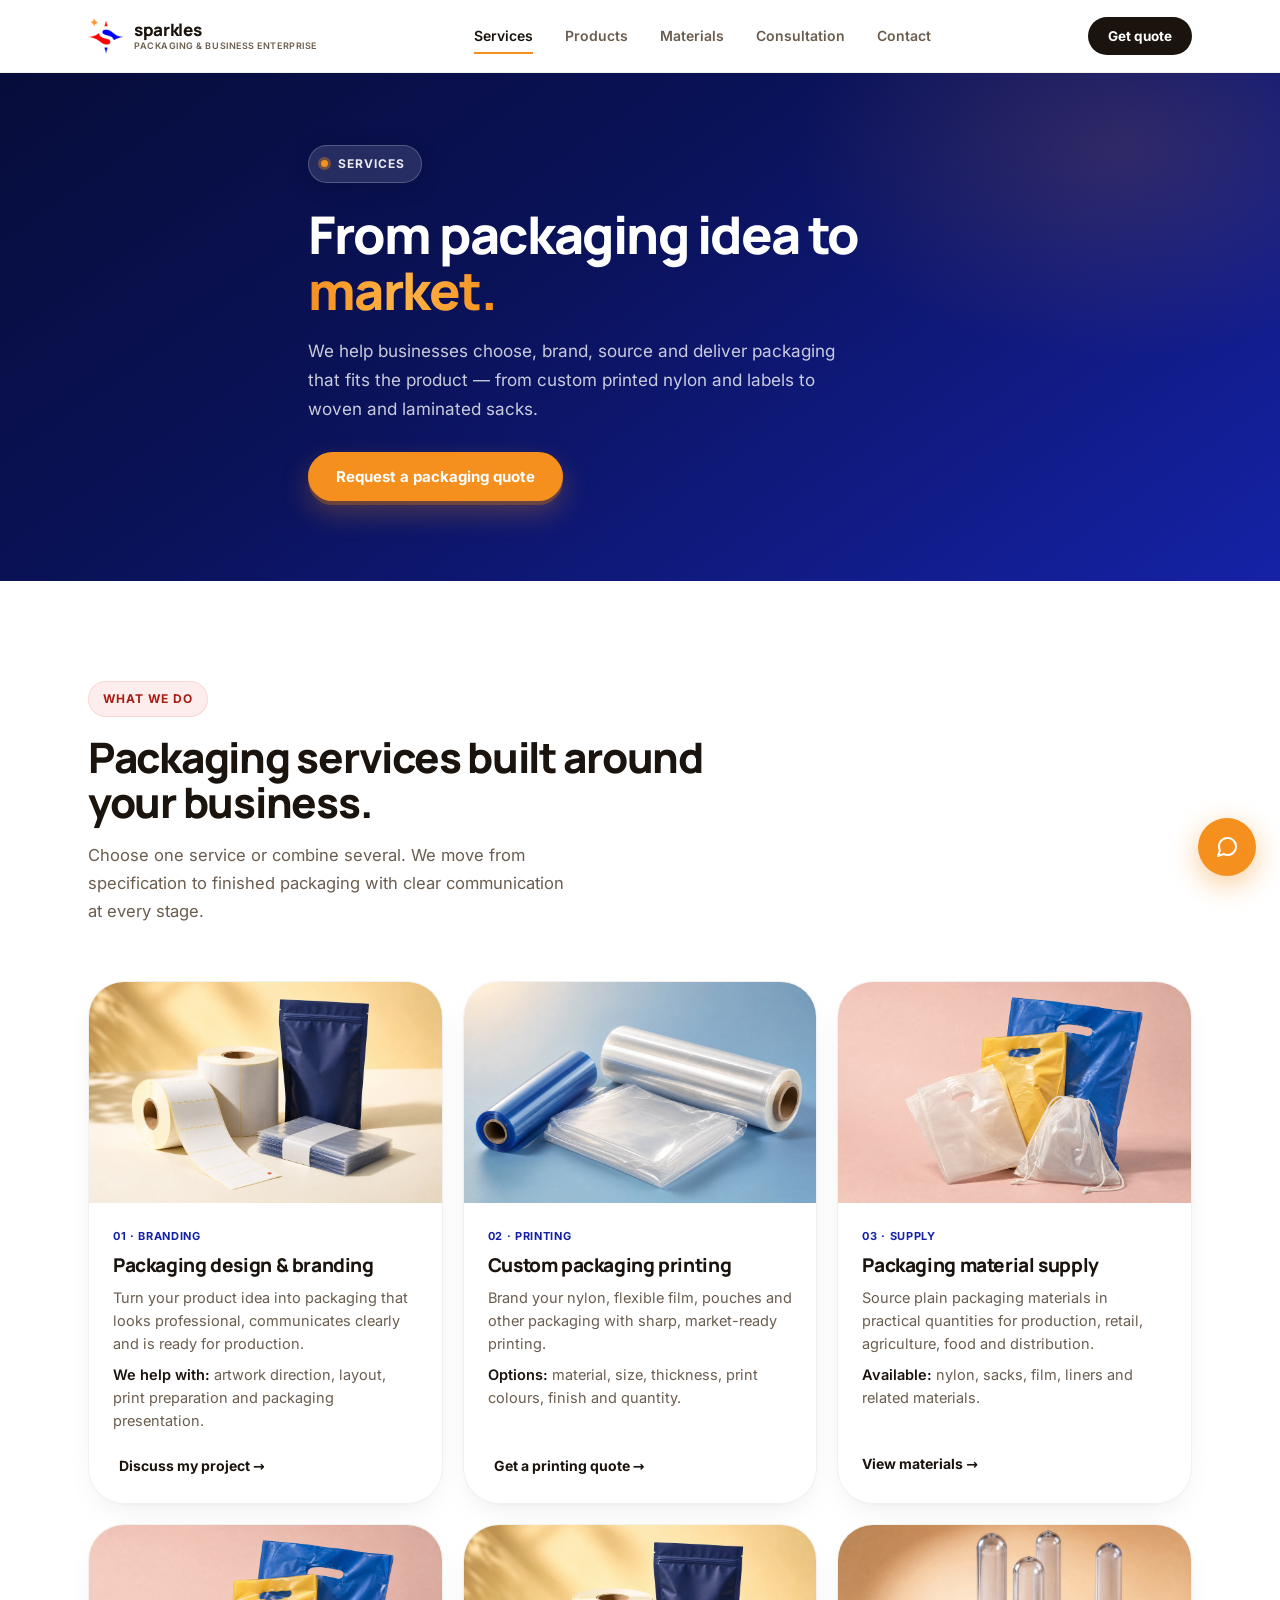
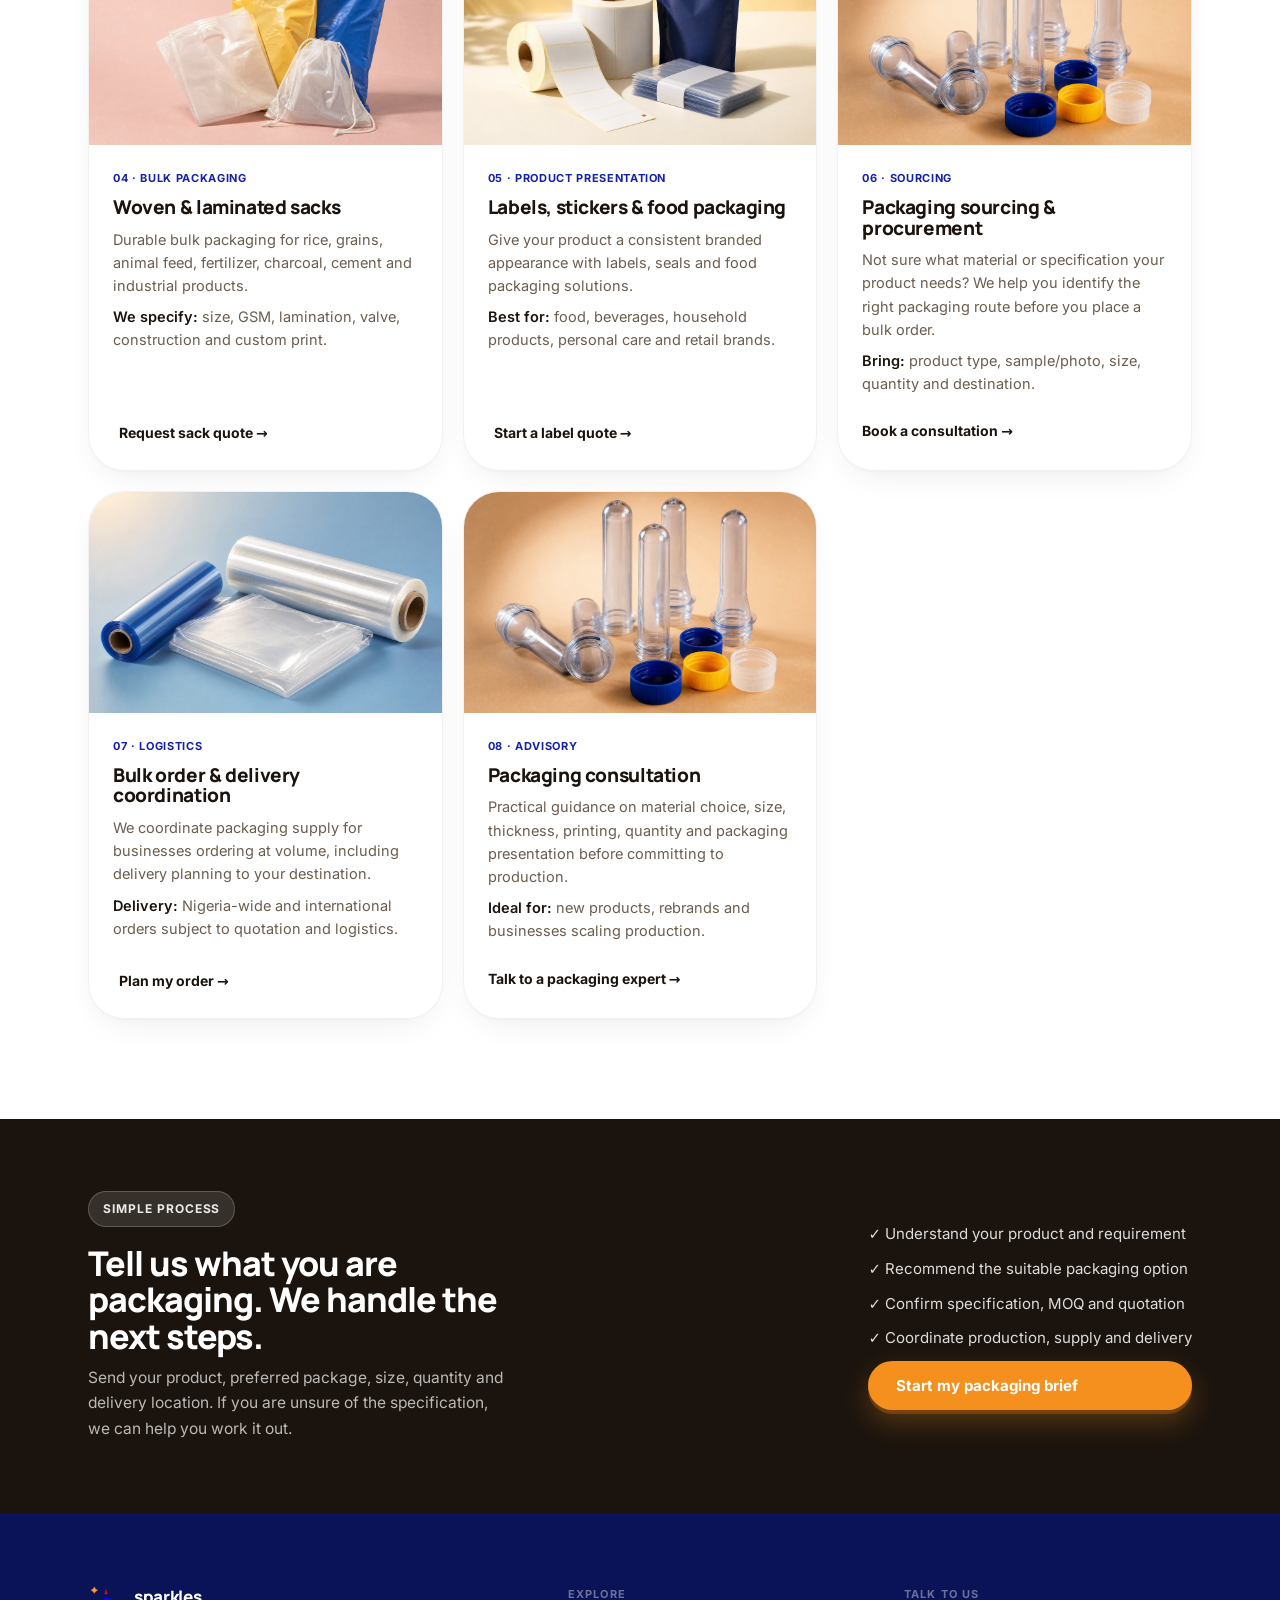
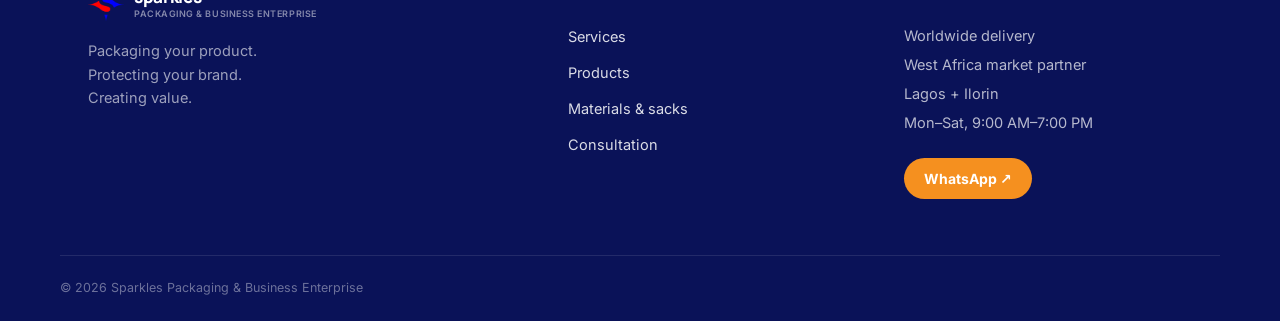
<file: services.html>
<!doctype html>
<html lang="en">
<head>
  <meta charset="UTF-8">
  <meta name="viewport" content="width=device-width, initial-scale=1.0">
  <meta name="theme-color" content="#0C1668">
  <meta name="description" content="Custom packaging printing, branding, material supply, sack production, labels and packaging consultation from Sparkles Packaging & Business Enterprise.">
  <link rel="icon" href="favicon.ico" sizes="any">
  <link rel="icon" type="image/png" sizes="32x32" href="favicon-32.png">
  <link rel="apple-touch-icon" sizes="180x180" href="apple-touch-icon.png">
  <link rel="stylesheet" href="assets/styles.css">
  <title>Packaging Services — Sparkles Packaging</title>
</head>
<body>
  <header class="site-header">
    <div class="container nav-inner">
      <a class="brand-lockup" href="index.html">
        <span class="brand-mark-wrap"><img src="assets/img/mark.png" alt="" class="brand-mark"></span>
        <span class="brand-type">
          <span class="brand-name">sparkles</span>
          <span class="brand-descriptor">Packaging &amp; Business Enterprise</span>
        </span>
      </a>
      <nav class="main-nav" aria-label="Primary navigation">
        <a class="nav-link is-active" href="services.html">Services</a>
        <a class="nav-link" href="products.html">Products</a>
        <a class="nav-link" href="materials.html">Materials</a>
        <a class="nav-link" href="consultation.html">Consultation</a>
        <a class="nav-link" href="contact.html">Contact</a>
        <button class="nav-cta mobile-only" data-whatsapp="Hello Sparkles, I would like to start a packaging brief.">Start a brief</button>
      </nav>
      <button class="nav-cta desktop-only" data-whatsapp="Hello Sparkles, I would like to start a packaging brief.">Start a packaging brief</button>
      <button class="menu-toggle" aria-label="Open navigation" aria-expanded="false">
        <svg width="22" height="22" viewBox="0 0 24 24" fill="none" stroke="currentColor" stroke-width="2.2" stroke-linecap="round"><line x1="4" y1="7" x2="20" y2="7"/><line x1="4" y1="12" x2="20" y2="12"/><line x1="4" y1="17" x2="20" y2="17"/></svg>
      </button>
    </div>
  </header>
  <main>
    <section class="page-hero">
      <div class="page-hero-glow"></div>
      <div class="container page-hero-inner">
        <div class="eyebrow"><span class="eyebrow-dot"></span> Services</div>
        <h1>From packaging idea to <span class="text-gradient">market.</span></h1>
        <p class="page-hero-lede">We help businesses choose, brand, source and deliver packaging that fits the product — from custom printed nylon and labels to woven and laminated sacks.</p>
        <div class="page-hero-actions">
          <button class="btn btn-primary" data-whatsapp="Hello Sparkles, I need a packaging quote. My product is __. Packaging needed: __. Quantity: __. Delivery location: __.">Request a packaging quote</button>
        </div>
      </div>
    </section>

    <section class="section">
      <div class="container">
        <div class="section-intro">
          <span class="section-tag">What we do</span>
          <h2>Packaging services built around your business.</h2>
          <p>Choose one service or combine several. We move from specification to finished packaging with clear communication at every stage.</p>
        </div>
        <div class="catalog-grid">
          <article class="catalog-card">
            <div class="catalog-card-media"><img src="assets/img/labels-food.jpg" alt="Packaging design and branding" loading="lazy"></div>
            <div class="catalog-card-body">
              <span class="catalog-card-tag">01 · Branding</span>
              <h3>Packaging design &amp; branding</h3>
              <p>Turn your product idea into packaging that looks professional, communicates clearly and is ready for production.</p>
              <p><strong>We help with:</strong> artwork direction, layout, print preparation and packaging presentation.</p>
              <button class="catalog-card-cta" data-whatsapp="Hello Sparkles, I need packaging design and branding for my product.">Discuss my project →</button>
            </div>
          </article>
          <article class="catalog-card">
            <div class="catalog-card-media"><img src="assets/img/films-nylon.jpg" alt="Custom packaging printing" loading="lazy"></div>
            <div class="catalog-card-body">
              <span class="catalog-card-tag">02 · Printing</span>
              <h3>Custom packaging printing</h3>
              <p>Brand your nylon, flexible film, pouches and other packaging with sharp, market-ready printing.</p>
              <p><strong>Options:</strong> material, size, thickness, print colours, finish and quantity.</p>
              <button class="catalog-card-cta" data-whatsapp="Hello Sparkles, I need custom packaging printing. Product: __. Size: __. Quantity: __. Printing: __.">Get a printing quote →</button>
            </div>
          </article>
          <article class="catalog-card">
            <div class="catalog-card-media"><img src="assets/img/bags.jpg" alt="Packaging material supply" loading="lazy"></div>
            <div class="catalog-card-body">
              <span class="catalog-card-tag">03 · Supply</span>
              <h3>Packaging material supply</h3>
              <p>Source plain packaging materials in practical quantities for production, retail, agriculture, food and distribution.</p>
              <p><strong>Available:</strong> nylon, sacks, film, liners and related materials.</p>
              <a class="catalog-card-cta" href="materials.html">View materials →</a>
            </div>
          </article>
          <article class="catalog-card">
            <div class="catalog-card-media"><img src="assets/img/bags.jpg" alt="Woven and laminated sacks" loading="lazy"></div>
            <div class="catalog-card-body">
              <span class="catalog-card-tag">04 · Bulk packaging</span>
              <h3>Woven &amp; laminated sacks</h3>
              <p>Durable bulk packaging for rice, grains, animal feed, fertilizer, charcoal, cement and industrial products.</p>
              <p><strong>We specify:</strong> size, GSM, lamination, valve, construction and custom print.</p>
              <button class="catalog-card-cta" data-whatsapp="Hello Sparkles, I need woven or laminated sacks. Product: __. Size: __. Quantity: __. Printing: __.">Request sack quote →</button>
            </div>
          </article>
          <article class="catalog-card">
            <div class="catalog-card-media"><img src="assets/img/labels-food.jpg" alt="Labels and food packaging" loading="lazy"></div>
            <div class="catalog-card-body">
              <span class="catalog-card-tag">05 · Product presentation</span>
              <h3>Labels, stickers &amp; food packaging</h3>
              <p>Give your product a consistent branded appearance with labels, seals and food packaging solutions.</p>
              <p><strong>Best for:</strong> food, beverages, household products, personal care and retail brands.</p>
              <button class="catalog-card-cta" data-whatsapp="Hello Sparkles, I need labels or food packaging. Product: __. Size: __. Quantity: __.">Start a label quote →</button>
            </div>
          </article>
          <article class="catalog-card">
            <div class="catalog-card-media"><img src="assets/img/preforms-caps.jpg" alt="Packaging sourcing" loading="lazy"></div>
            <div class="catalog-card-body">
              <span class="catalog-card-tag">06 · Sourcing</span>
              <h3>Packaging sourcing &amp; procurement</h3>
              <p>Not sure what material or specification your product needs? We help you identify the right packaging route before you place a bulk order.</p>
              <p><strong>Bring:</strong> product type, sample/photo, size, quantity and destination.</p>
              <a class="catalog-card-cta" href="consultation.html">Book a consultation →</a>
            </div>
          </article>
          <article class="catalog-card">
            <div class="catalog-card-media"><img src="assets/img/films-nylon.jpg" alt="Bulk order and delivery" loading="lazy"></div>
            <div class="catalog-card-body">
              <span class="catalog-card-tag">07 · Logistics</span>
              <h3>Bulk order &amp; delivery coordination</h3>
              <p>We coordinate packaging supply for businesses ordering at volume, including delivery planning to your destination.</p>
              <p><strong>Delivery:</strong> Nigeria-wide and international orders subject to quotation and logistics.</p>
              <button class="catalog-card-cta" data-whatsapp="Hello Sparkles, I need bulk packaging supply and delivery. Product: __. Quantity: __. Destination: __.">Plan my order →</button>
            </div>
          </article>
          <article class="catalog-card">
            <div class="catalog-card-media"><img src="assets/img/preforms-caps.jpg" alt="Packaging consultation" loading="lazy"></div>
            <div class="catalog-card-body">
              <span class="catalog-card-tag">08 · Advisory</span>
              <h3>Packaging consultation</h3>
              <p>Practical guidance on material choice, size, thickness, printing, quantity and packaging presentation before committing to production.</p>
              <p><strong>Ideal for:</strong> new products, rebrands and businesses scaling production.</p>
              <a class="catalog-card-cta" href="consultation.html">Talk to a packaging expert →</a>
            </div>
          </article>
        </div>
      </div>
    </section>

    <section class="dark-band">
      <div class="container dark-band-inner">
        <div>
          <span class="section-tag tag-light">Simple process</span>
          <h2>Tell us what you are packaging. We handle the next steps.</h2>
          <p>Send your product, preferred package, size, quantity and delivery location. If you are unsure of the specification, we can help you work it out.</p>
        </div>
        <div class="dark-band-list">
          <p>✓ Understand your product and requirement</p>
          <p>✓ Recommend the suitable packaging option</p>
          <p>✓ Confirm specification, MOQ and quotation</p>
          <p>✓ Coordinate production, supply and delivery</p>
          <button class="btn btn-primary" data-whatsapp="Hello Sparkles, I need help choosing packaging for my business. Product: __. Quantity: __. Destination: __.">Start my packaging brief</button>
        </div>
      </div>
    </section>
  </main>
  <footer class="site-footer">
    <div class="container footer-top">
      <div class="footer-brand-col">
        <a class="brand-lockup footer-brand" href="index.html">
          <span class="brand-mark-wrap"><img src="assets/img/mark.png" alt="" class="brand-mark"></span>
          <span class="brand-type">
            <span class="brand-name">sparkles</span>
            <span class="brand-descriptor">Packaging &amp; Business Enterprise</span>
          </span>
        </a>
        <p class="footer-tagline">Packaging your product.<br>Protecting your brand.<br>Creating value.</p>
      </div>
      <div class="footer-links">
        <p class="footer-label">Explore</p>
        <a href="services.html">Services</a>
        <a href="products.html">Products</a>
        <a href="materials.html">Materials &amp; sacks</a>
        <a href="consultation.html">Consultation</a>
      </div>
      <div class="footer-contact">
        <p class="footer-label">Talk to us</p>
        <span>Worldwide delivery</span>
        <span>West Africa market partner</span>
        <span>Lagos + Ilorin</span>
        <span>Mon–Sat, 9:00 AM–7:00 PM</span>
        <button class="footer-wa" data-whatsapp="Hello Sparkles, I would like to speak with your packaging team.">WhatsApp ↗</button>
      </div>
    </div>
    <div class="container footer-bottom">
      <span>&copy; 2026 Sparkles Packaging &amp; Business Enterprise</span>
      <span>Packaging partnership for industry</span>
    </div>
  </footer>
  <button class="floating-whatsapp" data-whatsapp="Hello Sparkles, I would like to speak with the packaging team." aria-label="Chat with Sparkles on WhatsApp">
    <svg width="24" height="24" viewBox="0 0 24 24" fill="none" stroke="currentColor" stroke-width="2" stroke-linecap="round" stroke-linejoin="round"><path d="M21 11.5a8.38 8.38 0 0 1-.9 3.8 8.5 8.5 0 0 1-7.6 4.7 8.38 8.38 0 0 1-3.8-.9L3 21l1.9-5.7a8.38 8.38 0 0 1-.9-3.8 8.5 8.5 0 0 1 4.7-7.6 8.38 8.38 0 0 1 3.8-.9h.5a8.48 8.48 0 0 1 8 8v.5z"/></svg>
  </button>
  <script src="assets/script.js" defer></script>
</body>
</html>
</file>
<file: assets/styles.css>
/* ==========================================================================
   Sparkles Packaging — Exquisite Premium UI + Glassmorphism
   White sections for sharp contrast · Brand colors preserved
   ========================================================================== */

@font-face { font-family:"Manrope"; font-style:normal; font-weight:500; src:url("fonts/manrope-latin-500-normal.woff2") format("woff2"); font-display:swap; }
@font-face { font-family:"Manrope"; font-style:normal; font-weight:600; src:url("fonts/manrope-latin-600-normal.woff2") format("woff2"); font-display:swap; }
@font-face { font-family:"Manrope"; font-style:normal; font-weight:700; src:url("fonts/manrope-latin-700-normal.woff2") format("woff2"); font-display:swap; }
@font-face { font-family:"Manrope"; font-style:normal; font-weight:800; src:url("fonts/manrope-latin-800-normal.woff2") format("woff2"); font-display:swap; }
@font-face { font-family:"Inter"; font-style:normal; font-weight:400; src:url("fonts/inter-latin-400-normal.woff2") format("woff2"); font-display:swap; }
@font-face { font-family:"Inter"; font-style:normal; font-weight:500; src:url("fonts/inter-latin-500-normal.woff2") format("woff2"); font-display:swap; }
@font-face { font-family:"Inter"; font-style:normal; font-weight:600; src:url("fonts/inter-latin-600-normal.woff2") format("woff2"); font-display:swap; }
@font-face { font-family:"Inter"; font-style:normal; font-weight:700; src:url("fonts/inter-latin-700-normal.woff2") format("woff2"); font-display:swap; }
@font-face { font-family:"Inter"; font-style:normal; font-weight:800; src:url("fonts/inter-latin-800-normal.woff2") format("woff2"); font-display:swap; }

:root {
  --ink: #1B140E;
  --ink-soft: #6B5D4F;
  --white: #FFFFFF;
  --surface: #FAFAFA;
  --blue: #1B33E0;
  --blue-deep: #0A1258;
  --blue-mid: #1522A6;
  --red: #E4291B;
  --red-deep: #A81D12;
  --orange: #F5901F;
  --orange-deep: #C96C0E;
  --line: rgba(27,20,14,0.08);

  --display: "Manrope", "Inter", system-ui, sans-serif;
  --body: "Inter", system-ui, sans-serif;

  --container: 1160px;
  --r-sm: 12px;
  --r-md: 18px;
  --r-lg: 28px;
  --r-xl: 36px;
  --r-pill: 999px;
}

*, *::before, *::after { box-sizing: border-box; }
html { scroll-behavior: smooth; }

body {
  margin: 0;
  background: var(--white);
  color: var(--ink);
  font-family: var(--body);
  font-size: 16px;
  line-height: 1.65;
  -webkit-font-smoothing: antialiased;
  text-rendering: optimizeLegibility;
}

img, video { max-width: 100%; display: block; }
a { color: inherit; text-decoration: none; }
button { font-family: inherit; cursor: pointer; border: none; background: none; }
h1, h2, h3, h4 {
  font-family: var(--display);
  margin: 0;
  font-weight: 800;
  letter-spacing: -0.03em;
  line-height: 1.08;
}
p { margin: 0; }

:focus-visible { outline: 3px solid var(--orange); outline-offset: 3px; }

@media (prefers-reduced-motion: reduce) {
  *, *::before, *::after {
    animation-duration: 0.001ms !important;
    animation-iteration-count: 1 !important;
    transition-duration: 0.001ms !important;
    scroll-behavior: auto !important;
  }
}

.container { max-width: var(--container); margin: 0 auto; padding: 0 28px; }
.section { padding: 100px 0; background: var(--white); }
@media (max-width: 720px) { .section { padding: 64px 0; } }

.btn {
  display: inline-flex;
  align-items: center;
  gap: 10px;
  font-size: 15px;
  font-weight: 700;
  padding: 15px 28px;
  border-radius: var(--r-pill);
  white-space: nowrap;
  transition: transform 0.2s ease, box-shadow 0.2s ease, background 0.2s ease, color 0.2s ease, border-color 0.2s ease;
}
.btn-primary {
  background: var(--orange);
  color: #fff;
  box-shadow: 0 4px 0 rgba(201,108,14,0.35), 0 12px 28px rgba(245,144,31,0.28);
}
.btn-primary:hover {
  background: var(--orange-deep);
  transform: translateY(-2px);
  box-shadow: 0 6px 0 rgba(201,108,14,0.4), 0 18px 36px rgba(245,144,31,0.35);
}
.btn-primary:active { transform: translateY(1px); box-shadow: 0 2px 0 rgba(201,108,14,0.3); }
.btn-dark {
  background: var(--blue-deep);
  color: #fff;
  box-shadow: 0 8px 24px rgba(10,18,88,0.25);
}
.btn-dark:hover {
  background: var(--blue);
  transform: translateY(-2px);
  box-shadow: 0 12px 32px rgba(27,51,224,0.3);
}
.btn-ghost {
  background: rgba(255,255,255,0.12);
  color: #fff;
  border: 1.5px solid rgba(255,255,255,0.35);
  backdrop-filter: blur(12px);
  -webkit-backdrop-filter: blur(12px);
}
.btn-ghost:hover {
  background: rgba(255,255,255,0.22);
  border-color: rgba(255,255,255,0.6);
}
.btn-lg { padding: 18px 34px; font-size: 16px; }

.site-header {
  position: sticky;
  top: 0;
  z-index: 50;
  background: rgba(255,255,255,0.72);
  backdrop-filter: blur(20px) saturate(1.6);
  -webkit-backdrop-filter: blur(20px) saturate(1.6);
  border-bottom: 1px solid rgba(27,20,14,0.06);
  box-shadow: 0 1px 0 rgba(255,255,255,0.8) inset;
}
.nav-inner {
  display: flex;
  align-items: center;
  justify-content: space-between;
  height: 72px;
}
.brand-lockup { display: flex; align-items: center; gap: 10px; }
.brand-mark-wrap { width: 36px; height: 36px; display: flex; align-items: center; justify-content: center; flex-shrink: 0; }
.brand-mark { width: 100%; height: 100%; object-fit: contain; }
.brand-type { display: flex; flex-direction: column; justify-content: center; gap: 2px; line-height: 1.1; }
.brand-name { font-family: var(--display); font-weight: 800; font-size: 17px; letter-spacing: -0.02em; text-transform: lowercase; color: var(--ink); }
.brand-descriptor { font-size: 9px; font-weight: 600; letter-spacing: 0.06em; text-transform: uppercase; color: var(--ink-soft); white-space: nowrap; }
.main-nav { display: flex; align-items: center; gap: 32px; }
.nav-link {
  font-size: 14px;
  font-weight: 600;
  color: var(--ink-soft);
  padding: 6px 0;
  position: relative;
  transition: color 0.15s ease;
}
.nav-link::after {
  content: "";
  position: absolute;
  left: 0; right: 0; bottom: 0;
  height: 2px;
  background: var(--orange);
  transform: scaleX(0);
  transform-origin: left;
  transition: transform 0.2s ease;
}
.nav-link:hover { color: var(--ink); }
.nav-link:hover::after { transform: scaleX(1); }
.nav-link.is-active { color: var(--ink); }
.nav-link.is-active::after { transform: scaleX(1); }
.nav-cta {
  display: inline-flex;
  align-items: center;
  gap: 8px;
  font-size: 13.5px;
  font-weight: 700;
  padding: 11px 20px;
  background: var(--ink);
  color: #fff;
  border-radius: var(--r-pill);
  transition: background 0.15s ease, transform 0.15s ease;
}
.nav-cta:hover { background: var(--blue-deep); transform: translateY(-1px); }
.desktop-only { display: inline-flex; }
.mobile-only { display: none; }
.menu-toggle {
  display: none;
  border: 1.5px solid var(--line);
  border-radius: var(--r-pill);
  padding: 8px;
  color: var(--ink);
  background: rgba(255,255,255,0.6);
  backdrop-filter: blur(8px);
}
@media (max-width: 920px) {
  .main-nav {
    position: fixed;
    inset: 72px 0 0 0;
    background: rgba(255,255,255,0.92);
    backdrop-filter: blur(24px);
    -webkit-backdrop-filter: blur(24px);
    flex-direction: column;
    align-items: stretch;
    gap: 0;
    padding: 16px 28px 40px;
    opacity: 0;
    pointer-events: none;
    transform: translateY(-8px);
    transition: opacity 0.2s ease, transform 0.2s ease;
    overflow-y: auto;
    border-top: 1px solid var(--line);
  }
  .main-nav.is-open { opacity: 1; pointer-events: auto; transform: translateY(0); }
  .nav-link { padding: 16px 0; border-bottom: 1px solid var(--line); font-size: 15px; }
  .nav-link::after { display: none; }
  .desktop-only { display: none; }
  .mobile-only { display: inline-flex; margin-top: 24px; align-self: flex-start; }
  .menu-toggle { display: inline-flex; }
}

.hero {
  position: relative;
  background: linear-gradient(145deg, #070d3a 0%, var(--blue-deep) 35%, var(--blue-mid) 70%, #1a2fd0 100%);
  padding: 80px 0 88px;
  overflow: hidden;
}
.hero-glow {
  position: absolute;
  top: -20%;
  right: -10%;
  width: 60%;
  height: 80%;
  background: radial-gradient(ellipse, rgba(245,144,31,0.18) 0%, transparent 65%);
  pointer-events: none;
}
.hero-grid {
  display: grid;
  gap: 56px;
  align-items: center;
  position: relative;
}
@media (min-width: 980px) {
  .hero-grid { grid-template-columns: 1fr 1.05fr; gap: 64px; }
}
.eyebrow {
  display: inline-flex;
  align-items: center;
  gap: 10px;
  font-size: 12px;
  font-weight: 700;
  letter-spacing: 0.08em;
  text-transform: uppercase;
  color: rgba(255,255,255,0.9);
  background: rgba(255,255,255,0.12);
  border: 1px solid rgba(255,255,255,0.22);
  backdrop-filter: blur(16px);
  -webkit-backdrop-filter: blur(16px);
  padding: 8px 16px 8px 12px;
  border-radius: var(--r-pill);
  margin-bottom: 24px;
  box-shadow: 0 4px 24px rgba(0,0,0,0.12);
}
.eyebrow-dot {
  width: 7px;
  height: 7px;
  border-radius: 50%;
  background: var(--orange);
  box-shadow: 0 0 0 3px rgba(245,144,31,0.35);
}
.hero-content h1 {
  font-size: clamp(40px, 5.2vw, 64px);
  color: #fff;
  margin-bottom: 22px;
}
.text-gradient {
  background: linear-gradient(90deg, var(--orange) 0%, #ffb347 50%, var(--orange) 100%);
  -webkit-background-clip: text;
  background-clip: text;
  -webkit-text-fill-color: transparent;
}
.hero-lede {
  font-size: 17.5px;
  color: rgba(255,255,255,0.78);
  max-width: 44ch;
  margin-bottom: 32px;
  line-height: 1.7;
}
.hero-actions {
  display: flex;
  flex-wrap: wrap;
  gap: 14px;
  margin-bottom: 36px;
}
.hero-proof {
  display: flex;
  flex-direction: column;
  gap: 8px;
  padding: 16px 18px;
  background: rgba(255,255,255,0.08);
  border: 1px solid rgba(255,255,255,0.14);
  border-left: 3px solid var(--orange);
  border-radius: 0 var(--r-md) var(--r-md) 0;
  backdrop-filter: blur(12px);
  -webkit-backdrop-filter: blur(12px);
  max-width: 42ch;
}
.proof-item {
  font-size: 13.5px;
  color: rgba(255,255,255,0.7);
  line-height: 1.5;
}
.proof-item strong { color: #fff; font-weight: 600; }
.video-stage {
  display: grid;
  grid-template-columns: 1.5fr 1fr;
  gap: 14px;
  height: 460px;
}
@media (max-width: 979px) {
  .video-stage { grid-template-columns: 1fr; height: auto; }
}
.video-main, .video-secondary {
  margin: 0;
  overflow: hidden;
  border-radius: var(--r-lg);
  background: #0a0f2e;
  position: relative;
  box-shadow: 0 24px 48px rgba(0,0,0,0.35), 0 0 0 1px rgba(255,255,255,0.1), inset 0 1px 0 rgba(255,255,255,0.08);
}
.video-main { height: 100%; }
.video-main video, .video-secondary video {
  width: 100%;
  height: 100%;
  object-fit: cover;
}
.video-label {
  position: absolute;
  bottom: 16px;
  left: 16px;
  font-size: 11px;
  font-weight: 700;
  letter-spacing: 0.06em;
  text-transform: uppercase;
  color: #fff;
  background: rgba(0,0,0,0.35);
  border: 1px solid rgba(255,255,255,0.15);
  backdrop-filter: blur(14px);
  -webkit-backdrop-filter: blur(14px);
  padding: 7px 14px;
  border-radius: var(--r-pill);
}
.video-stack {
  display: grid;
  grid-template-rows: 1fr 1fr;
  gap: 14px;
}
@media (max-width: 979px) {
  .video-main { height: 280px; }
  .video-stack { grid-template-columns: 1fr 1fr; grid-template-rows: auto; }
  .video-secondary { height: 160px; }
}
@media (min-width: 1100px) {
  .video-stage { height: 520px; }
}

.metrics { background: var(--ink); color: #fff; padding: 0; }
.metrics-grid { display: grid; grid-template-columns: repeat(2, 1fr); }
@media (min-width: 800px) {
  .metrics-grid { grid-template-columns: repeat(4, 1fr); }
}
.metric {
  padding: 36px 28px;
  display: flex;
  flex-direction: column;
  gap: 6px;
  border-right: 1px solid rgba(255,255,255,0.08);
  transition: background 0.2s ease;
}
.metric:last-child { border-right: none; }
.metric:hover { background: rgba(255,255,255,0.04); }
.metric-value { font-family: var(--display); font-weight: 800; font-size: 20px; letter-spacing: -0.02em; }
.metric-label { font-size: 13px; color: rgba(255,255,255,0.5); font-weight: 500; }

.pathways { background: var(--white); }
.section-intro { max-width: 640px; margin-bottom: 56px; }
.section-tag {
  display: inline-block;
  font-size: 12px;
  font-weight: 700;
  letter-spacing: 0.08em;
  text-transform: uppercase;
  color: var(--red-deep);
  background: rgba(228,41,27,0.08);
  border: 1px solid rgba(228,41,27,0.12);
  padding: 7px 14px;
  border-radius: var(--r-pill);
  margin-bottom: 18px;
}
.tag-blue { color: var(--blue-mid); background: rgba(27,51,224,0.08); border-color: rgba(27,51,224,0.12); }
.tag-light { color: rgba(255,255,255,0.9); background: rgba(255,255,255,0.12); border: 1px solid rgba(255,255,255,0.2); }
.section-intro h2 { font-size: clamp(30px, 3.8vw, 42px); margin-bottom: 16px; }
.section-intro p { font-size: 16.5px; color: var(--ink-soft); max-width: 48ch; line-height: 1.7; }
.route-grid { display: grid; gap: 20px; }
@media (min-width: 880px) {
  .route-grid { grid-template-columns: repeat(3, 1fr); }
}
.route-card {
  background: rgba(255,255,255,0.7);
  backdrop-filter: blur(16px);
  -webkit-backdrop-filter: blur(16px);
  border-radius: var(--r-xl);
  padding: 36px 32px 32px;
  display: flex;
  flex-direction: column;
  min-height: 300px;
  box-shadow: 0 1px 2px rgba(27,20,14,0.03), 0 12px 40px -16px rgba(27,20,14,0.12), inset 0 1px 0 rgba(255,255,255,0.9);
  border: 1px solid rgba(27,20,14,0.06);
  transition: transform 0.25s ease, box-shadow 0.25s ease, background 0.25s ease;
  position: relative;
  overflow: hidden;
}
.route-card::before {
  content: "";
  position: absolute;
  top: 0; left: 0; right: 0;
  height: 4px;
  background: var(--blue);
}
.route-card.route-warm::before { background: var(--orange); }
.route-card.route-accent::before { background: var(--red); }
.route-card:hover {
  transform: translateY(-6px);
  background: rgba(255,255,255,0.9);
  box-shadow: 0 1px 2px rgba(27,20,14,0.04), 0 28px 56px -12px rgba(27,20,14,0.18), inset 0 1px 0 rgba(255,255,255,1);
}
.route-number {
  font-family: var(--display);
  font-weight: 800;
  font-size: 13px;
  letter-spacing: 0.06em;
  color: var(--ink-soft);
  opacity: 0.45;
  margin-bottom: 20px;
}
.route-body { flex: 1; }
.route-body h3 { font-size: 22px; margin-bottom: 12px; letter-spacing: -0.02em; }
.route-body p { font-size: 15px; color: var(--ink-soft); line-height: 1.65; }
.route-cta {
  display: inline-flex;
  align-items: center;
  gap: 8px;
  margin-top: 24px;
  font-weight: 700;
  font-size: 14px;
  color: var(--ink);
  transition: gap 0.2s ease;
}
.route-card:hover .route-cta { gap: 12px; }

.industries { background: var(--surface); }
.industries-layout { display: grid; gap: 56px; align-items: center; }
@media (min-width: 900px) {
  .industries-layout { grid-template-columns: 1fr 1fr; gap: 72px; }
}
.industries-copy h2 { font-size: clamp(28px, 3.4vw, 38px); margin-bottom: 18px; }
.lead { font-size: 16.5px; color: var(--ink-soft); margin-bottom: 32px; max-width: 42ch; line-height: 1.7; }
.industry-list { display: flex; flex-direction: column; gap: 10px; }
.industry-item {
  display: flex;
  align-items: center;
  justify-content: space-between;
  padding: 18px 24px;
  background: rgba(255,255,255,0.75);
  backdrop-filter: blur(12px);
  -webkit-backdrop-filter: blur(12px);
  border-radius: var(--r-md);
  font-weight: 700;
  font-size: 15px;
  transition: background 0.2s ease, color 0.2s ease, transform 0.2s ease, box-shadow 0.2s ease;
  border: 1px solid rgba(27,20,14,0.06);
  box-shadow: 0 1px 0 rgba(255,255,255,0.8) inset;
}
.industry-item:hover {
  background: var(--blue-deep);
  color: #fff;
  transform: translateX(4px);
  border-color: transparent;
  box-shadow: 0 8px 24px rgba(10,18,88,0.2);
}
.industry-item svg { opacity: 0.4; transition: opacity 0.2s ease; }
.industry-item:hover svg { opacity: 1; }

.final-cta { background: var(--ink); padding: 88px 0; }
.final-inner {
  display: flex;
  flex-wrap: wrap;
  align-items: center;
  justify-content: space-between;
  gap: 36px;
}
.final-copy h2 {
  font-size: clamp(28px, 3.6vw, 40px);
  color: #fff;
  max-width: 14ch;
}

.site-footer {
  background: var(--blue-deep);
  color: rgba(255,255,255,0.85);
  padding: 72px 0 0;
}
.footer-top {
  display: grid;
  gap: 48px;
  padding-bottom: 56px;
}
@media (min-width: 860px) {
  .footer-top { grid-template-columns: 1.5fr 1fr 1fr; gap: 48px; }
}
.footer-brand .brand-name { color: #fff; }
.footer-brand .brand-descriptor { color: rgba(255,255,255,0.5); }
.footer-tagline {
  font-size: 14.5px;
  color: rgba(255,255,255,0.6);
  margin-top: 18px;
  line-height: 1.6;
}
.footer-label {
  font-size: 11px;
  font-weight: 700;
  letter-spacing: 0.1em;
  text-transform: uppercase;
  color: rgba(255,255,255,0.4);
  margin-bottom: 16px;
}
.footer-links a {
  display: block;
  font-size: 14.5px;
  padding: 6px 0;
  color: rgba(255,255,255,0.85);
  transition: color 0.15s ease;
}
.footer-links a:hover { color: var(--orange); }
.footer-contact { display: flex; flex-direction: column; gap: 5px; }
.footer-contact span { font-size: 14.5px; color: rgba(255,255,255,0.7); }
.footer-wa {
  margin-top: 18px;
  align-self: flex-start;
  font-weight: 700;
  font-size: 14px;
  background: var(--orange);
  color: #fff;
  padding: 12px 20px;
  border-radius: var(--r-pill);
  transition: background 0.15s ease, color 0.15s ease, transform 0.15s ease;
}
.footer-wa:hover {
  background: #fff;
  color: var(--blue-deep);
  transform: translateY(-1px);
}
.footer-bottom {
  display: flex;
  flex-wrap: wrap;
  align-items: center;
  justify-content: space-between;
  gap: 12px;
  padding: 22px 0;
  border-top: 1px solid rgba(255,255,255,0.1);
  font-size: 12.5px;
  color: rgba(255,255,255,0.4);
}
.floating-whatsapp {
  position: fixed;
  right: 24px;
  bottom: 24px;
  z-index: 60;
  width: 58px;
  height: 58px;
  border-radius: 50%;
  background: var(--orange);
  color: #fff;
  display: flex;
  align-items: center;
  justify-content: center;
  box-shadow: 0 8px 28px rgba(245,144,31,0.45), 0 0 0 0 rgba(245,144,31,0.3);
  transition: background 0.2s ease, transform 0.2s ease, box-shadow 0.2s ease;
  animation: pulse-ring 2.5s ease-out infinite;
}
@keyframes pulse-ring {
  0% { box-shadow: 0 8px 28px rgba(245,144,31,0.45), 0 0 0 0 rgba(245,144,31,0.35); }
  70% { box-shadow: 0 8px 28px rgba(245,144,31,0.45), 0 0 0 14px rgba(245,144,31,0); }
  100% { box-shadow: 0 8px 28px rgba(245,144,31,0.45), 0 0 0 0 rgba(245,144,31,0); }
}
.floating-whatsapp:hover {
  background: var(--red);
  transform: scale(1.08);
  animation: none;
}

.page-hero {
  position: relative;
  background: linear-gradient(145deg, #070d3a 0%, var(--blue-deep) 40%, var(--blue-mid) 100%);
  padding: 72px 0 80px;
  overflow: hidden;
}
.page-hero-glow {
  position: absolute;
  top: -30%;
  right: -15%;
  width: 55%;
  height: 90%;
  background: radial-gradient(ellipse, rgba(245,144,31,0.15) 0%, transparent 65%);
  pointer-events: none;
}
.page-hero-inner { position: relative; max-width: 720px; }
.page-hero h1 {
  font-size: clamp(34px, 4.5vw, 52px);
  color: #fff;
  margin-bottom: 18px;
}
.page-hero-lede {
  font-size: 17px;
  color: rgba(255,255,255,0.78);
  max-width: 48ch;
  margin-bottom: 28px;
  line-height: 1.7;
}
.page-hero-actions { display: flex; flex-wrap: wrap; gap: 12px; }

.split {
  display: grid;
  gap: 40px;
  align-items: center;
}
@media (min-width: 880px) {
  .split { grid-template-columns: 1fr 1fr; gap: 56px; }
}
.split-media {
  border-radius: var(--r-lg);
  overflow: hidden;
  box-shadow: 0 16px 40px rgba(0,0,0,0.1);
}
.split-media img {
  width: 100%;
  height: 100%;
  object-fit: cover;
  display: block;
  min-height: 280px;
}
.split-copy h2 {
  font-size: clamp(26px, 3.2vw, 34px);
  margin-bottom: 14px;
}
.split-copy p {
  font-size: 16px;
  color: var(--ink-soft);
  line-height: 1.7;
  margin-bottom: 20px;
}

.pill-row {
  display: flex;
  flex-wrap: wrap;
  gap: 8px;
  margin-bottom: 20px;
}
.pill {
  font-size: 12.5px;
  font-weight: 600;
  padding: 8px 14px;
  border-radius: var(--r-pill);
  background: rgba(27,51,224,0.07);
  color: var(--blue-mid);
  border: 1px solid rgba(27,51,224,0.1);
}

.steps { display: flex; flex-direction: column; gap: 16px; }
.step {
  padding: 20px 22px;
  background: rgba(255,255,255,0.85);
  backdrop-filter: blur(10px);
  -webkit-backdrop-filter: blur(10px);
  border-radius: var(--r-md);
  border: 1px solid rgba(27,20,14,0.06);
  box-shadow: 0 1px 0 rgba(255,255,255,0.8) inset;
}
.step strong { display: block; font-size: 15.5px; margin-bottom: 6px; }
.step p { font-size: 14.5px; color: var(--ink-soft); margin: 0; line-height: 1.55; }

.dark-band {
  background: var(--ink);
  color: #fff;
  padding: 72px 0;
}
.dark-band-inner {
  display: flex;
  flex-wrap: wrap;
  align-items: center;
  justify-content: space-between;
  gap: 28px;
}
.dark-band h2 {
  color: #fff;
  font-size: clamp(24px, 3vw, 34px);
  max-width: 18ch;
  margin-bottom: 10px;
}
.dark-band p {
  color: rgba(255,255,255,0.7);
  max-width: 42ch;
  font-size: 15.5px;
  line-height: 1.65;
}
.dark-band-list { display: flex; flex-direction: column; gap: 10px; }
.dark-band-list p { color: rgba(255,255,255,0.85); font-size: 15px; margin: 0; }

.catalog-grid { display: grid; gap: 20px; }
@media (min-width: 700px) {
  .catalog-grid { grid-template-columns: repeat(2, 1fr); }
}
@media (min-width: 1000px) {
  .catalog-grid { grid-template-columns: repeat(3, 1fr); }
}
.catalog-card {
  background: rgba(255,255,255,0.85);
  backdrop-filter: blur(12px);
  -webkit-backdrop-filter: blur(12px);
  border-radius: var(--r-xl);
  overflow: hidden;
  border: 1px solid rgba(27,20,14,0.06);
  box-shadow: 0 1px 2px rgba(27,20,14,0.03), 0 12px 36px -16px rgba(27,20,14,0.12);
  display: flex;
  flex-direction: column;
  transition: transform 0.25s ease, box-shadow 0.25s ease;
}
.catalog-card:hover {
  transform: translateY(-5px);
  box-shadow: 0 1px 2px rgba(27,20,14,0.04), 0 24px 48px -12px rgba(27,20,14,0.16);
}
.catalog-card-media {
  aspect-ratio: 16/10;
  background: var(--surface);
  overflow: hidden;
}
.catalog-card-media img,
.catalog-card-media svg {
  width: 100%;
  height: 100%;
  object-fit: cover;
  display: block;
}
.catalog-card-body {
  padding: 24px 24px 28px;
  display: flex;
  flex-direction: column;
  flex: 1;
}
.catalog-card-tag {
  font-size: 11px;
  font-weight: 700;
  letter-spacing: 0.06em;
  text-transform: uppercase;
  color: var(--blue-mid);
  margin-bottom: 10px;
}
.catalog-card-body h3 {
  font-size: 19px;
  margin-bottom: 10px;
  letter-spacing: -0.02em;
}
.catalog-card-body p {
  font-size: 14.5px;
  color: var(--ink-soft);
  line-height: 1.6;
  margin-bottom: 8px;
}
.catalog-card-body p strong { color: var(--ink); font-weight: 600; }
.catalog-card-cta {
  display: inline-flex;
  align-items: center;
  gap: 6px;
  margin-top: auto;
  padding-top: 16px;
  font-weight: 700;
  font-size: 14px;
  color: var(--ink);
  background: none;
  border: none;
  cursor: pointer;
  font-family: inherit;
  transition: gap 0.2s ease, color 0.15s ease;
}
.catalog-card-cta:hover { gap: 10px; color: var(--blue); }
a.catalog-card-cta { text-decoration: none; }

.contact-grid { display: grid; gap: 40px; }
@media (min-width: 880px) {
  .contact-grid { grid-template-columns: 1fr 1fr; gap: 48px; }
}
.detail-list { display: flex; flex-direction: column; gap: 14px; margin: 24px 0 28px; }
.detail-item strong {
  display: block;
  font-size: 12px;
  font-weight: 700;
  letter-spacing: 0.06em;
  text-transform: uppercase;
  color: var(--ink-soft);
  margin-bottom: 2px;
}
.detail-item span { font-size: 15.5px; color: var(--ink); }
.form-card {
  background: rgba(255,255,255,0.9);
  backdrop-filter: blur(16px);
  border-radius: var(--r-xl);
  padding: 32px 28px;
  border: 1px solid rgba(27,20,14,0.06);
  box-shadow: 0 12px 40px -12px rgba(27,20,14,0.12);
}
.form-card label {
  display: block;
  font-size: 13px;
  font-weight: 600;
  margin-bottom: 16px;
  color: var(--ink);
}
.form-card input,
.form-card textarea {
  display: block;
  width: 100%;
  margin-top: 6px;
  padding: 12px 14px;
  font-family: inherit;
  font-size: 15px;
  border: 1.5px solid rgba(27,20,14,0.12);
  border-radius: var(--r-sm);
  background: #fff;
  color: var(--ink);
  transition: border-color 0.15s ease;
}
.form-card input:focus,
.form-card textarea:focus {
  outline: none;
  border-color: var(--blue);
}
.form-help { font-size: 13px; color: var(--ink-soft); margin-top: 12px; }
.success-state { text-align: center; padding: 24px 8px; }
.success-state h3 { font-size: 20px; margin: 12px 0 8px; }
.success-state p { color: var(--ink-soft); margin-bottom: 20px; }
.success-icon {
  display: inline-flex;
  align-items: center;
  justify-content: center;
  width: 48px;
  height: 48px;
  border-radius: 50%;
  background: rgba(27,51,224,0.1);
  color: var(--blue);
}

.button {
  display: inline-flex;
  align-items: center;
  gap: 10px;
  font-size: 15px;
  font-weight: 700;
  padding: 15px 28px;
  border-radius: var(--r-pill);
  white-space: nowrap;
  border: none;
  cursor: pointer;
  font-family: inherit;
  transition: transform 0.2s ease, box-shadow 0.2s ease, background 0.2s ease;
}
.button-primary {
  background: var(--orange);
  color: #fff;
  box-shadow: 0 4px 0 rgba(201,108,14,0.35), 0 12px 28px rgba(245,144,31,0.28);
}
.button-primary:hover { background: var(--orange-deep); transform: translateY(-2px); }
.button-dark {
  background: var(--blue-deep);
  color: #fff;
  box-shadow: 0 8px 24px rgba(10,18,88,0.25);
}
.button-dark:hover { background: var(--blue); transform: translateY(-2px); }
</file>
